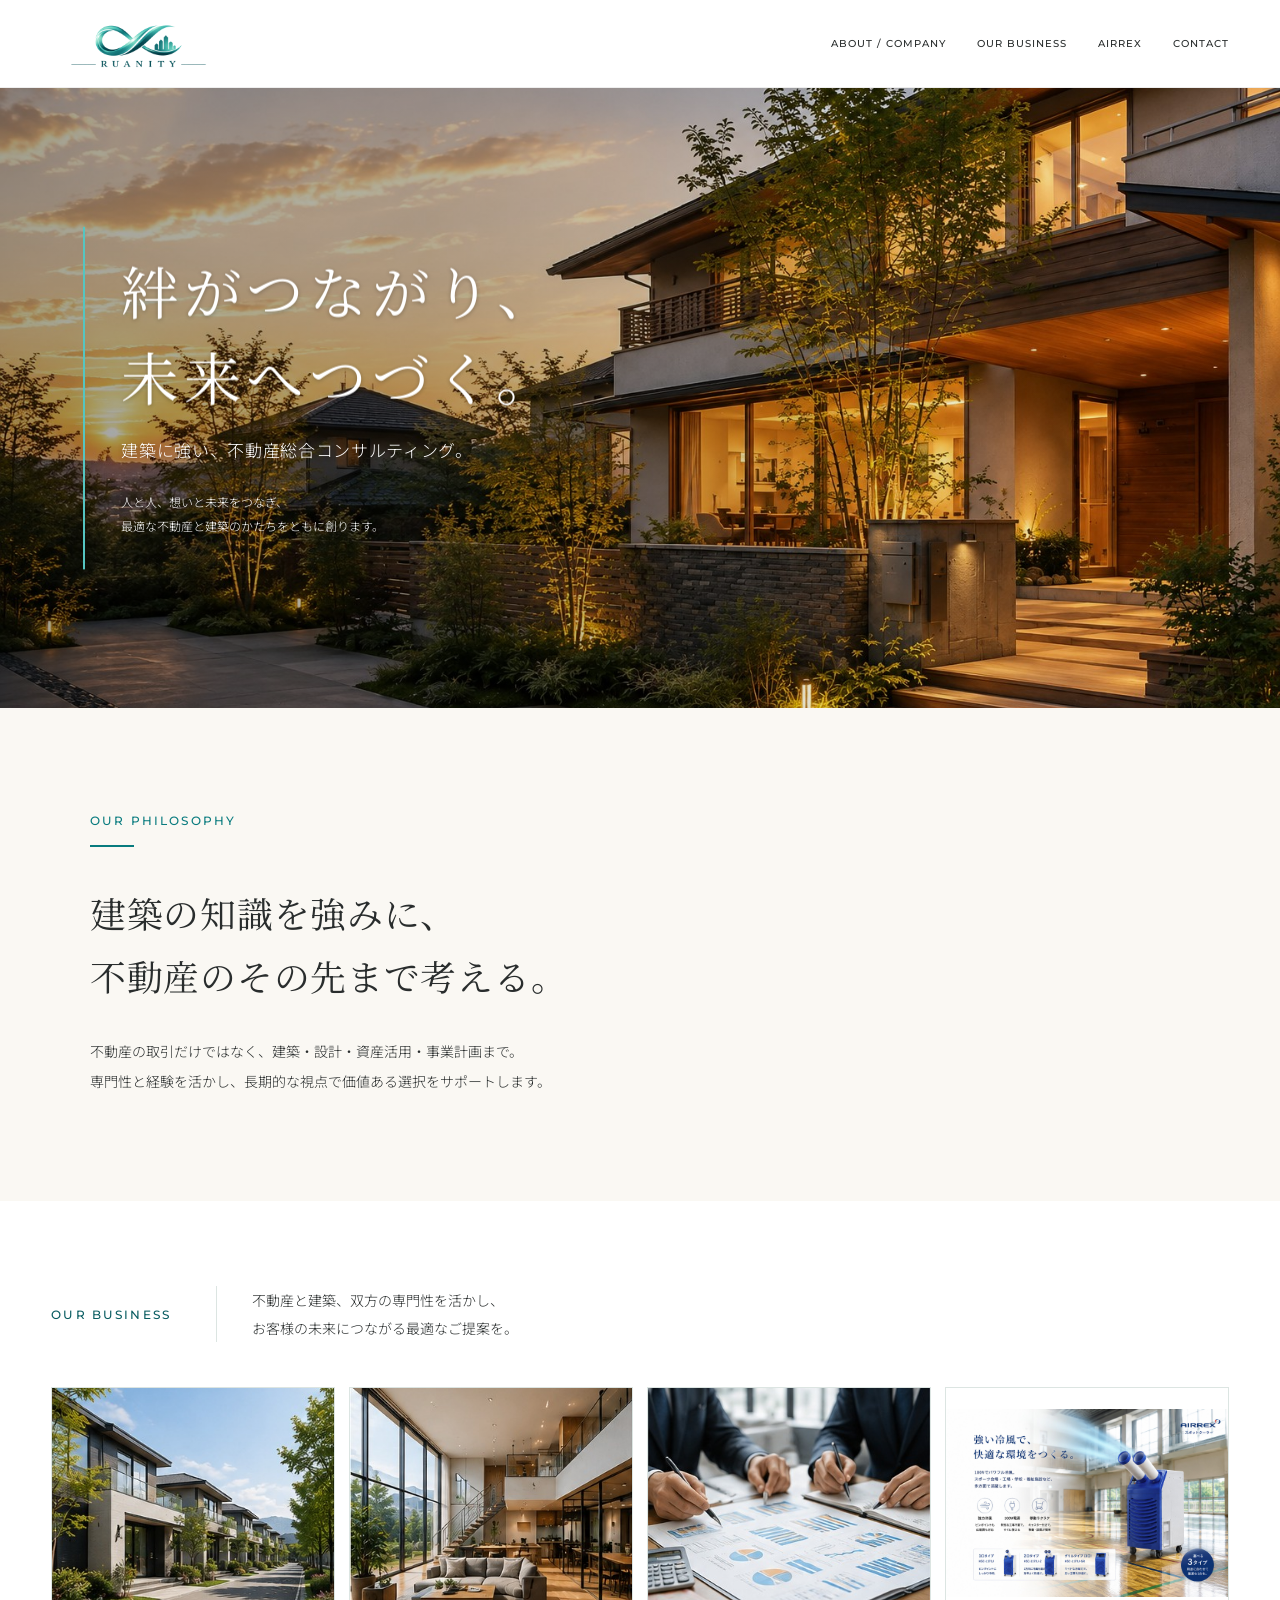
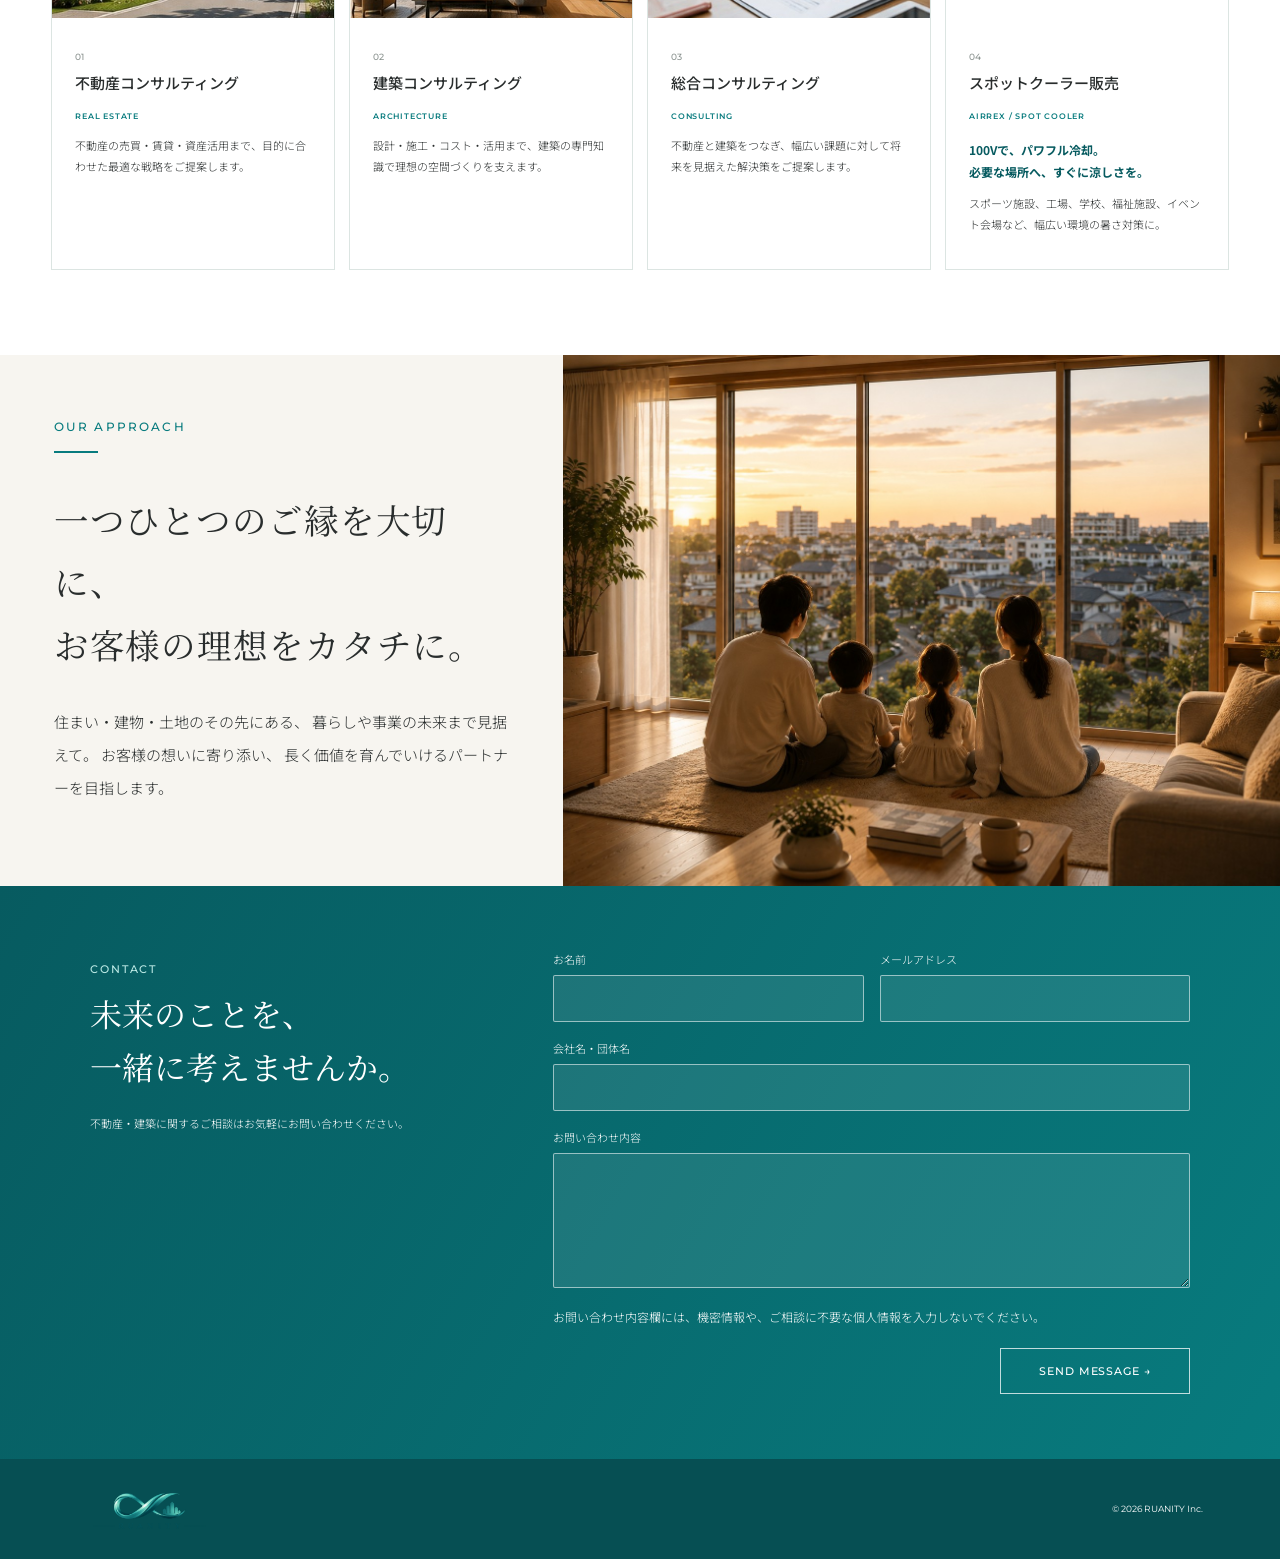
<file: index.html>
<!doctype html>
<html lang="ja">
<head>
<meta charset="utf-8">
<meta name="viewport" content="width=device-width,initial-scale=1">
<title>RUANITY株式会社｜建築に強い、不動産総合コンサルティング。</title>
<meta name="description" content="絆がつながり、未来へつづく。建築に強い、不動産総合コンサルティング。RUANITY株式会社。">
<link rel="preconnect" href="https://fonts.googleapis.com">
<link rel="preconnect" href="https://fonts.gstatic.com" crossorigin>
<link href="https://fonts.googleapis.com/css2?family=Montserrat:wght@400;500;600&family=Noto+Sans+JP:wght@300;400;500&family=Noto+Serif+JP:wght@400;500&display=swap" rel="stylesheet">
<link rel="stylesheet" href="styles.css">
</head>
<body>
<header>
<a class="brand" href="index.html#top">
  <img src="assets/ruanity-logo.png" alt="RUANITY株式会社">
</a>
  <button class="menu" aria-label="メニュー">MENU</button>
  <nav>
  <a href="company.html">ABOUT / COMPANY</a>
  <a href="index.html#business">OUR BUSINESS</a>
  <a href="airrex.html">AIRREX</a>
  <a href="#contact">CONTACT</a>
</nav>
</header>

<main id="top">
<section class="hero">
  <div class="hero-image"><img src="assets/hero-house.jpg" alt="モダンな住宅外観"></div>
  <div class="hero-overlay">
    <h1 class="soft-reveal">絆がつながり、<br>未来へつづく。</h1>
    <p class="hero-sub">建築に強い、不動産総合コンサルティング。</p>
    <p class="hero-copy">人と人、想いと未来をつなぎ、<br>最適な不動産と建築のかたちをともに創ります。</p>
  </div>
</section>

<section class="intro" id="about">
  <div class="intro-inner">
    <p class="label soft-reveal">OUR PHILOSOPHY</p>
    <h2>建築の知識を強みに、<br>不動産のその先まで考える。</h2>
    <p class="intro-description">
      不動産の取引だけではなく、建築・設計・資産活用・事業計画まで。<br class="desktop-only">
      専門性と経験を活かし、長期的な視点で価値ある選択をサポートします。
    </p>
  </div>
</section>

<section class="business" id="business">
  <div class="section-head">
  <h2 class="soft-reveal">OUR BUSINESS</h2>
  <p>
    不動産と建築、双方の専門性を活かし、<br>
    お客様の未来につながる最適なご提案を。
  </p>
</div>
  <div class="cards">
    <article><div class="photo"><img src="assets/real-estate.jpg" alt="住宅街のイメージ"></div><div class="card-text"><b>01</b><h3>不動産コンサルティング</h3><small>REAL ESTATE</small><p>不動産の売買・賃貸・資産活用まで、目的に合わせた最適な戦略をご提案します。</p></div></article>
    <article><div class="photo"><img src="assets/architecture-interior.jpg" alt="住宅建築のイメージ"></div><div class="card-text"><b>02</b><h3>建築コンサルティング</h3><small>ARCHITECTURE</small><p>設計・施工・コスト・活用まで、建築の専門知識で理想の空間づくりを支えます。</p></div></article>
    <article><div class="photo"><img src="assets/consulting.jpg" alt="コンサルティングのイメージ"></div><div class="card-text"><b>03</b><h3>総合コンサルティング</h3><small>CONSULTING</small><p>不動産と建築をつなぎ、幅広い課題に対して将来を見据えた解決策をご提案します。</p></div></article>
    <article class="airrex-card">
  <a href="airrex.html">
    <div class="photo">
      <img src="assets/spot-cooler.jpg" alt="体育館で使用するAIRREXスポットクーラー">
    </div>
    <div class="card-text">
      <b>04</b>
      <h3>スポットクーラー販売</h3>
      <small>AIRREX / SPOT COOLER</small>
      <p class="airrex-lead">
        <strong>100Vで、パワフル冷却。<br>必要な場所へ、すぐに涼しさを。</strong>
      </p>
      <p>スポーツ施設、工場、学校、福祉施設、イベント会場など、幅広い環境の暑さ対策に。</p>
    </div>
  </a>
</article>
</section>

<section class="approach" id="approach">
  <div class="approach-copy">
    <p class="label soft-reveal">OUR APPROACH</p>

    <h2>
      一つひとつのご縁を大切に、<br>
      お客様の理想をカタチに。
    </h2>

    <p>
      住まい・建物・土地のその先にある、
      暮らしや事業の未来まで見据えて。
      お客様の想いに寄り添い、
      長く価値を育んでいけるパートナーを目指します。
    </p>
  </div>

  <div class="approach-image">
    <img src="assets/approach-family.jpg" alt="住まいと家族のイメージ">
  </div>
</section>

<section class="contact" id="contact">
  <div class="contact-intro">
    <p class="label light soft-reveal">CONTACT</p>
    <h2>未来のことを、<br>一緒に考えませんか。</h2>
    <p>不動産・建築に関するご相談はお気軽にお問い合わせください。</p>
  </div>
  <form class="contact-form" action="https://formsubmit.co/k.ishikawa@ruanity.com" method="POST">
    <input type="hidden" name="_subject" value="RUANITY Webサイトからのお問い合わせ">
    <input type="hidden" name="_next" value="https://ruanity.com/thank-you.html">
    <input type="hidden" name="_captcha" value="false">
    <input type="text" name="_honey" style="display:none">
    <label class="field"><span>お名前</span><input type="text" name="お名前" required autocomplete="name"></label>
    <label class="field"><span>メールアドレス</span><input type="email" name="メールアドレス" required autocomplete="email"></label>
    <label class="field full"><span>会社名・団体名</span><input type="text" name="会社名・団体名" autocomplete="organization"></label>
    <label class="field full"><span>お問い合わせ内容</span><textarea name="お問い合わせ内容" required aria-describedby="contact-privacy-note"></textarea></label>
    <p class="full" id="contact-privacy-note" style="margin:0;font-size:12px;line-height:1.8;">お問い合わせ内容欄には、機密情報や、ご相談に不要な個人情報を入力しないでください。</p>
    <button type="submit">SEND MESSAGE →</button>
  </form>
</section>
</main>

<footer>
  <div class="footbrand">
    <a href="index.html#top">
      <img src="assets/ruanity-logo.png" alt="RUANITY株式会社">
    </a>
  </div>
  <p>© 2026 RUANITY Inc.</p>
</footer>
<script>
const btn=document.querySelector('.menu');
btn.addEventListener('click',()=>document.body.classList.toggle('open'));
document.querySelectorAll('nav a').forEach(a=>a.addEventListener('click',()=>document.body.classList.remove('open')));
</script>
<script>
(function(){
  const targets = document.querySelectorAll('.soft-reveal');
  if (!('IntersectionObserver' in window) || window.matchMedia('(prefers-reduced-motion: reduce)').matches) return;
  const observer = new IntersectionObserver((entries) => {
    entries.forEach((entry) => {
      if (entry.isIntersecting) {
        entry.target.classList.add('soft-reveal-visible');
        observer.unobserve(entry.target);
      }
    });
  }, { threshold: 0.12 });
  targets.forEach((target) => {
    target.classList.add('soft-reveal-ready');
    observer.observe(target);
  });
})();
</script>
</body>
</html>
</file>
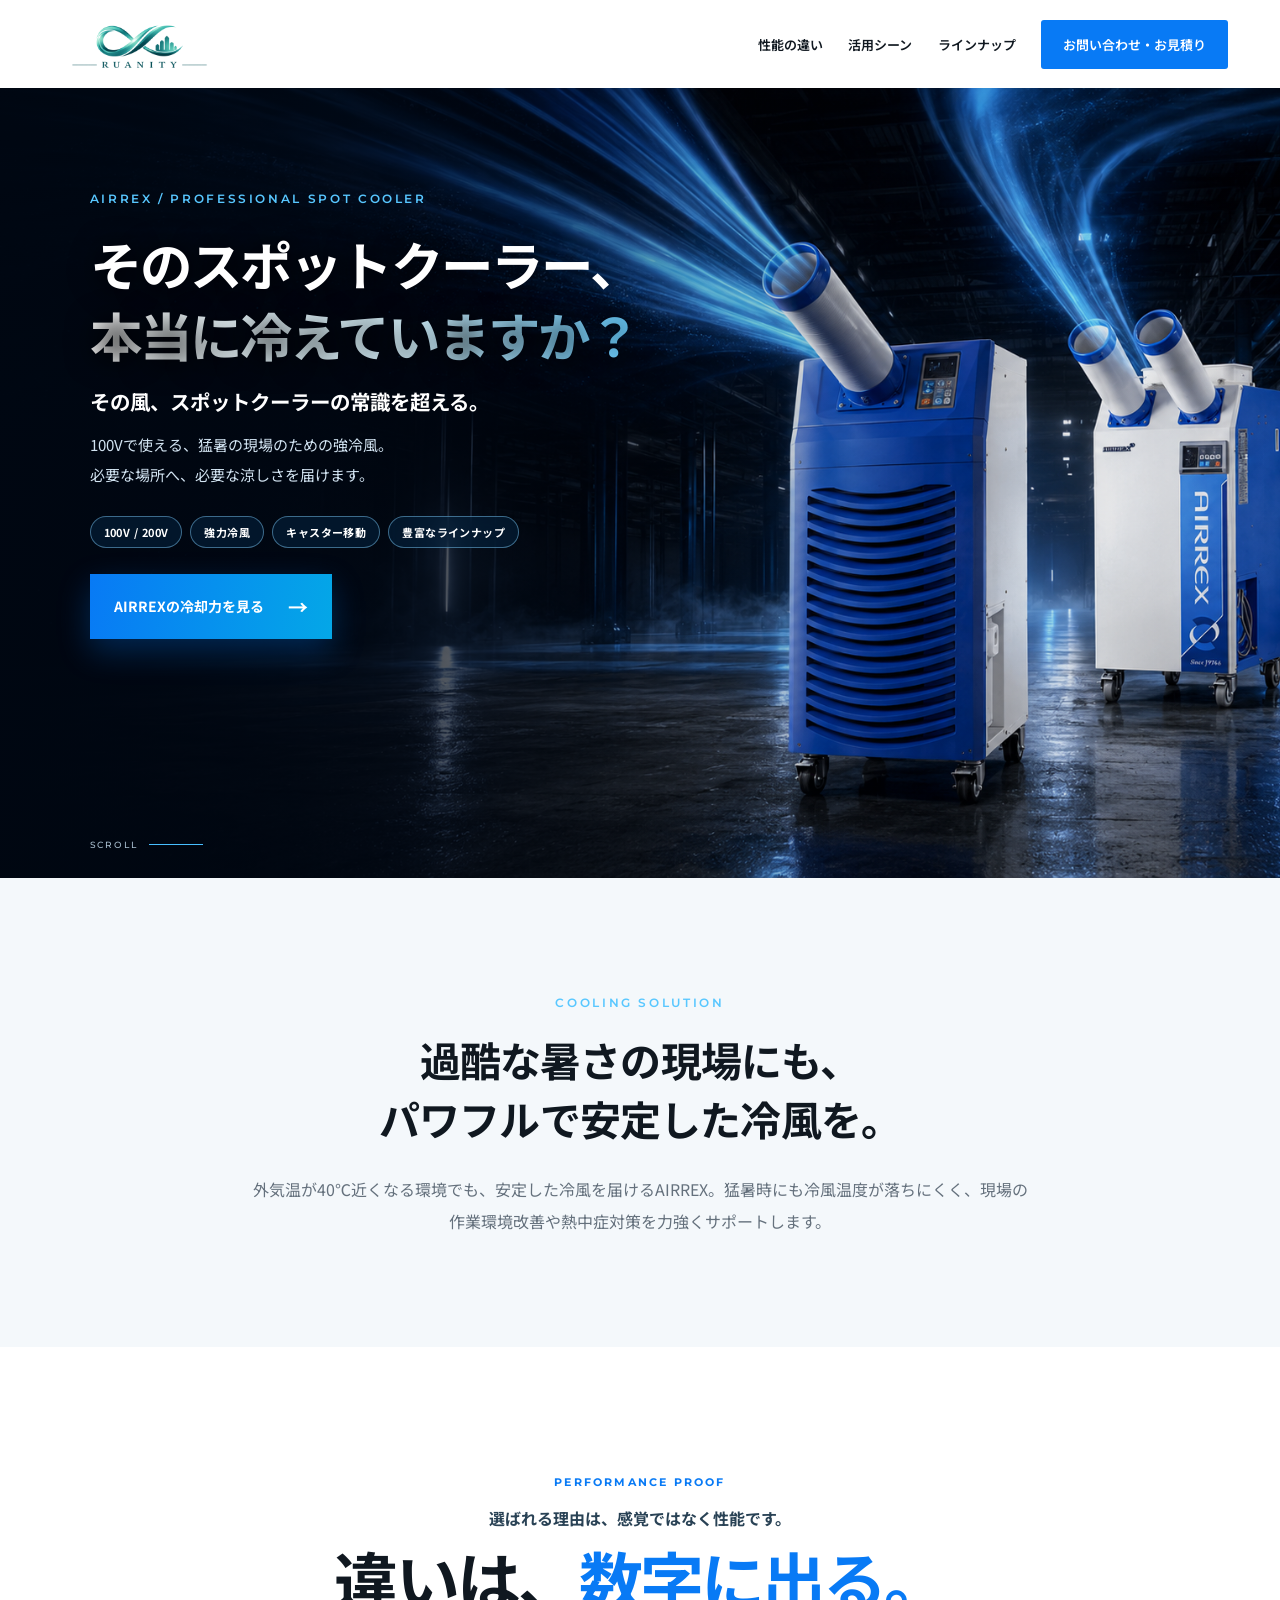
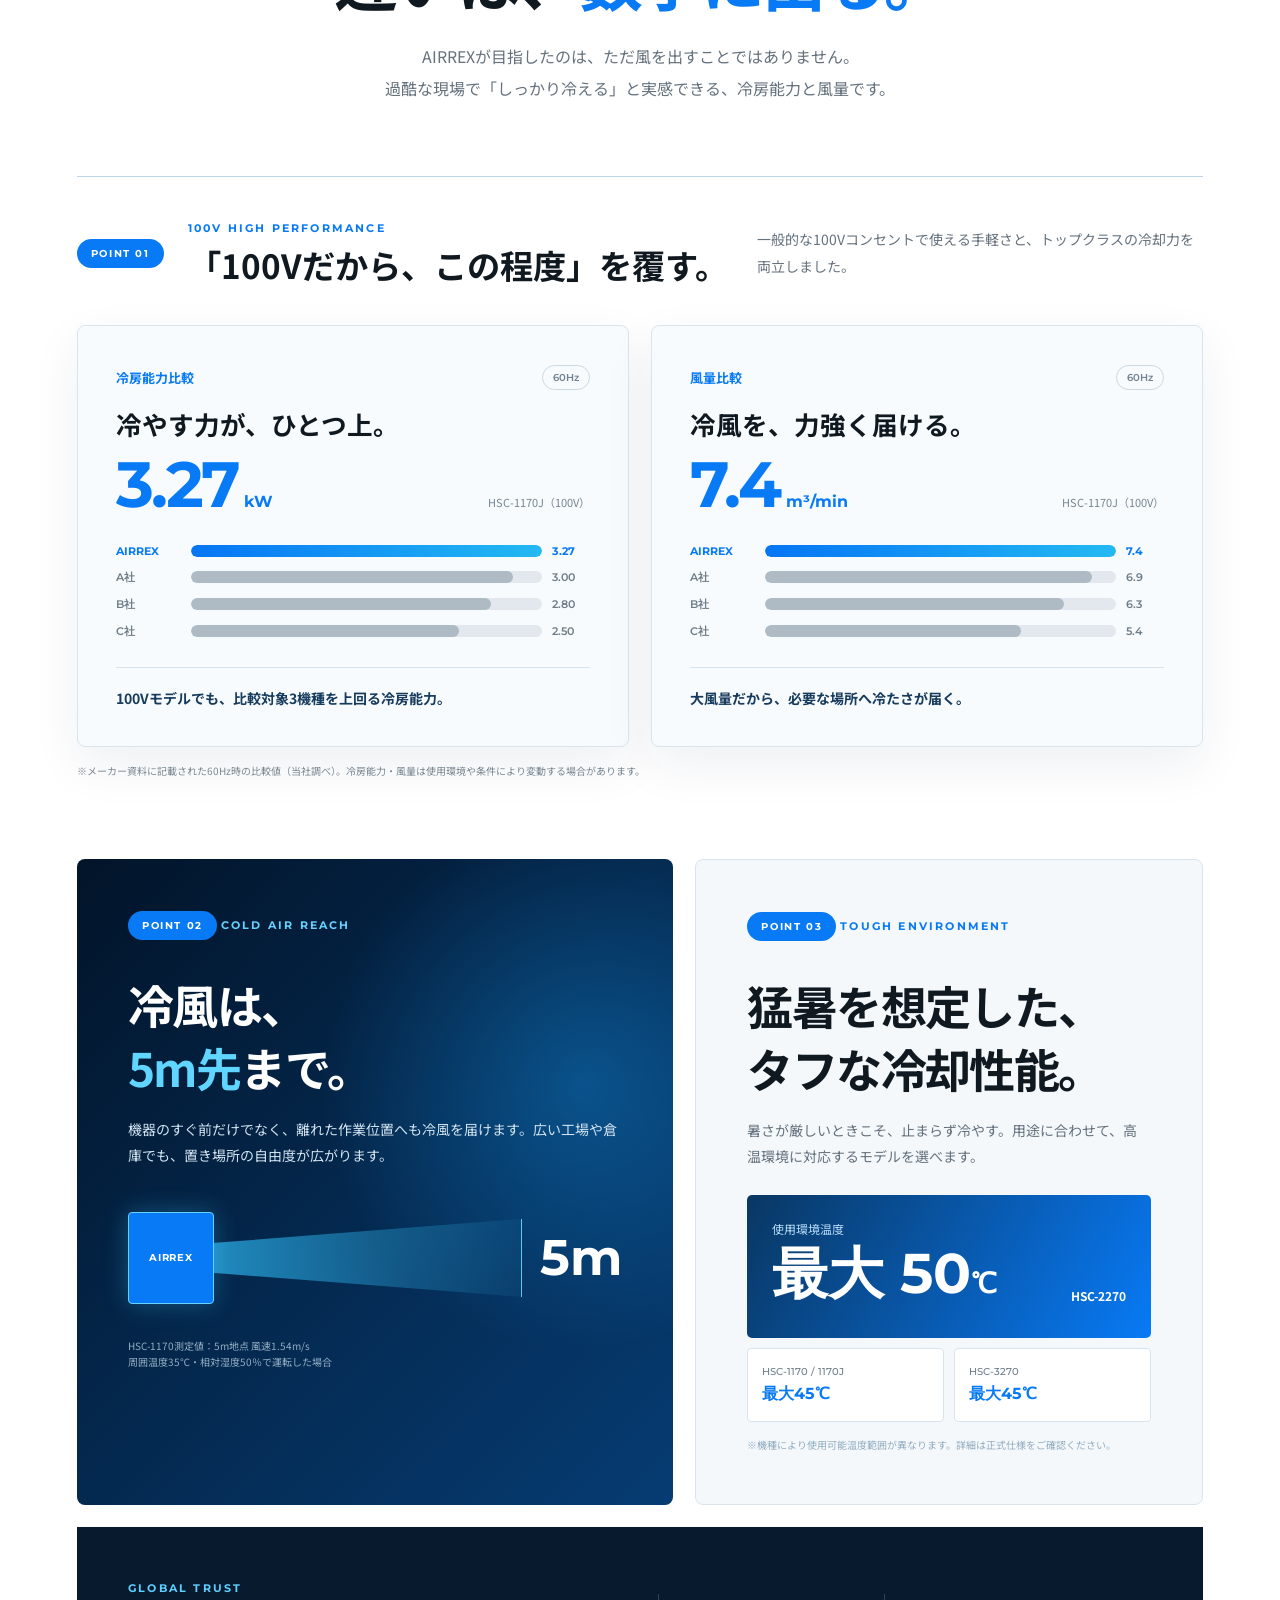
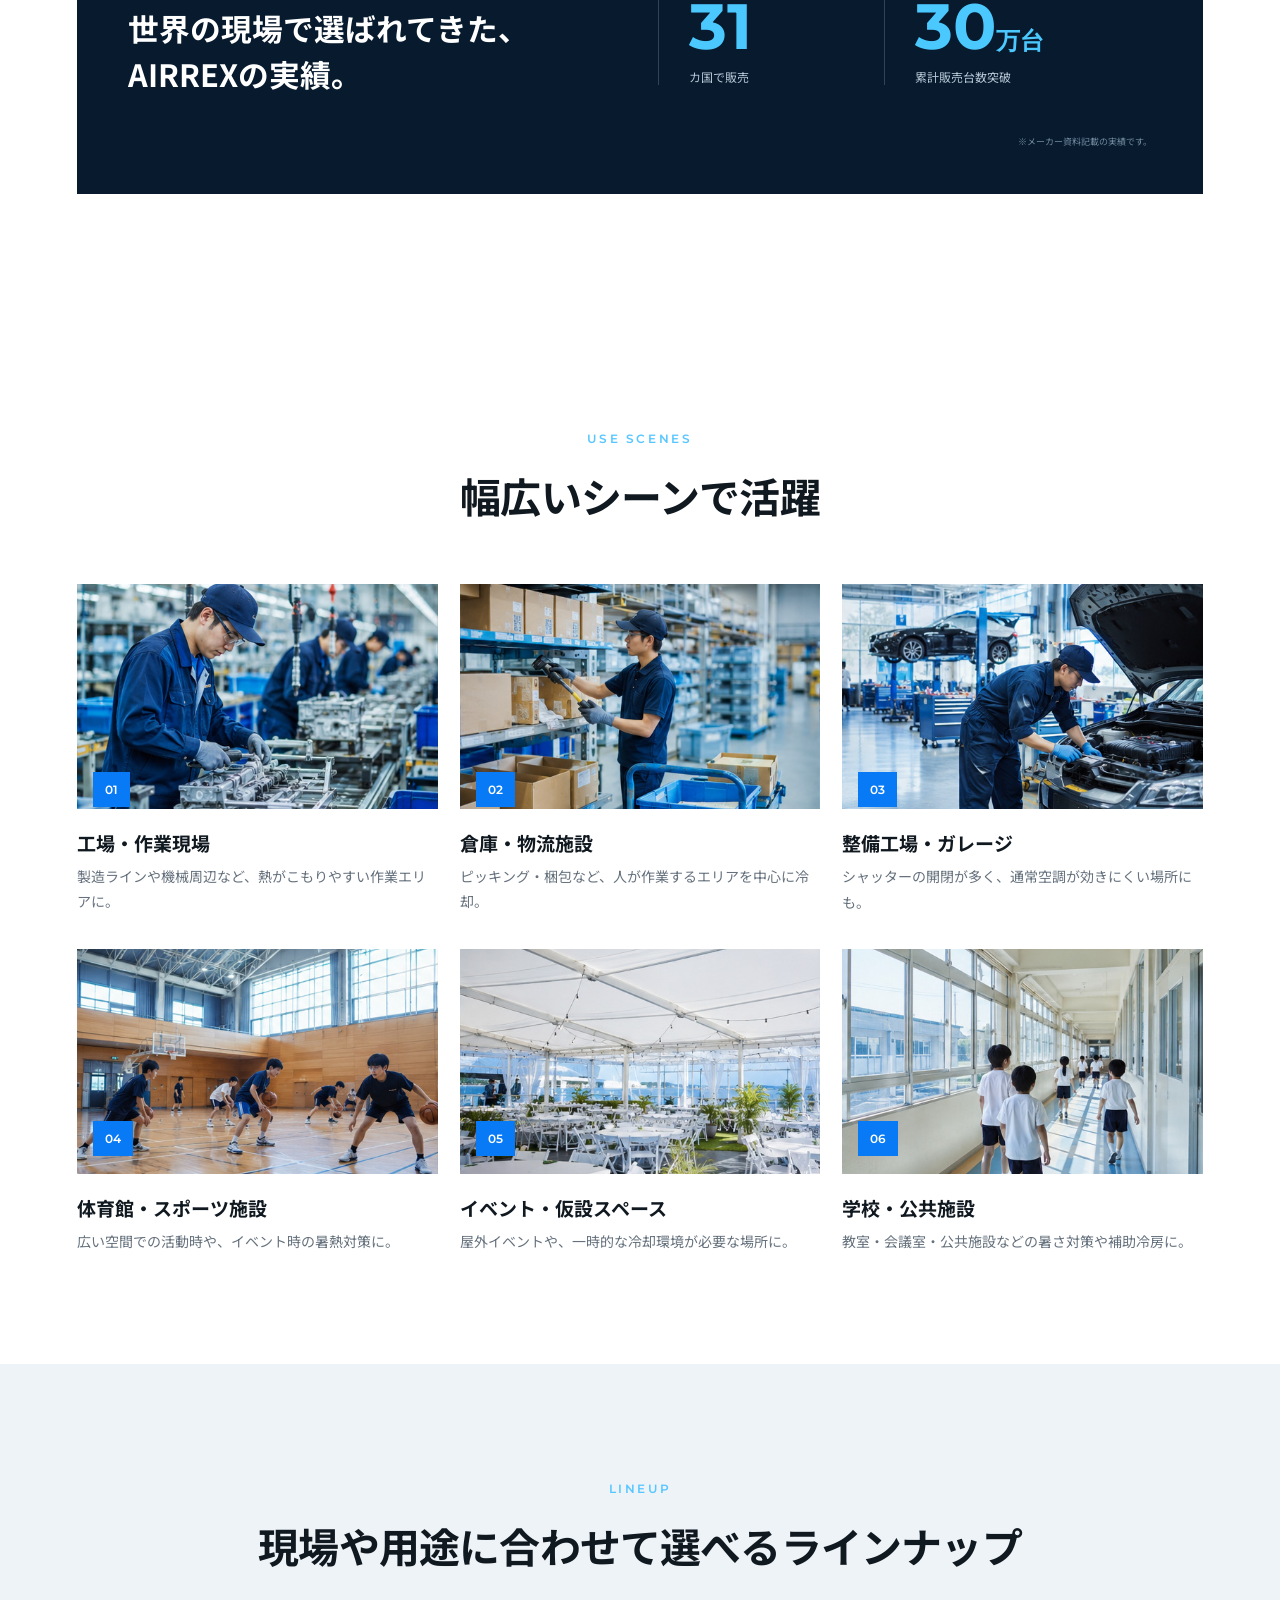
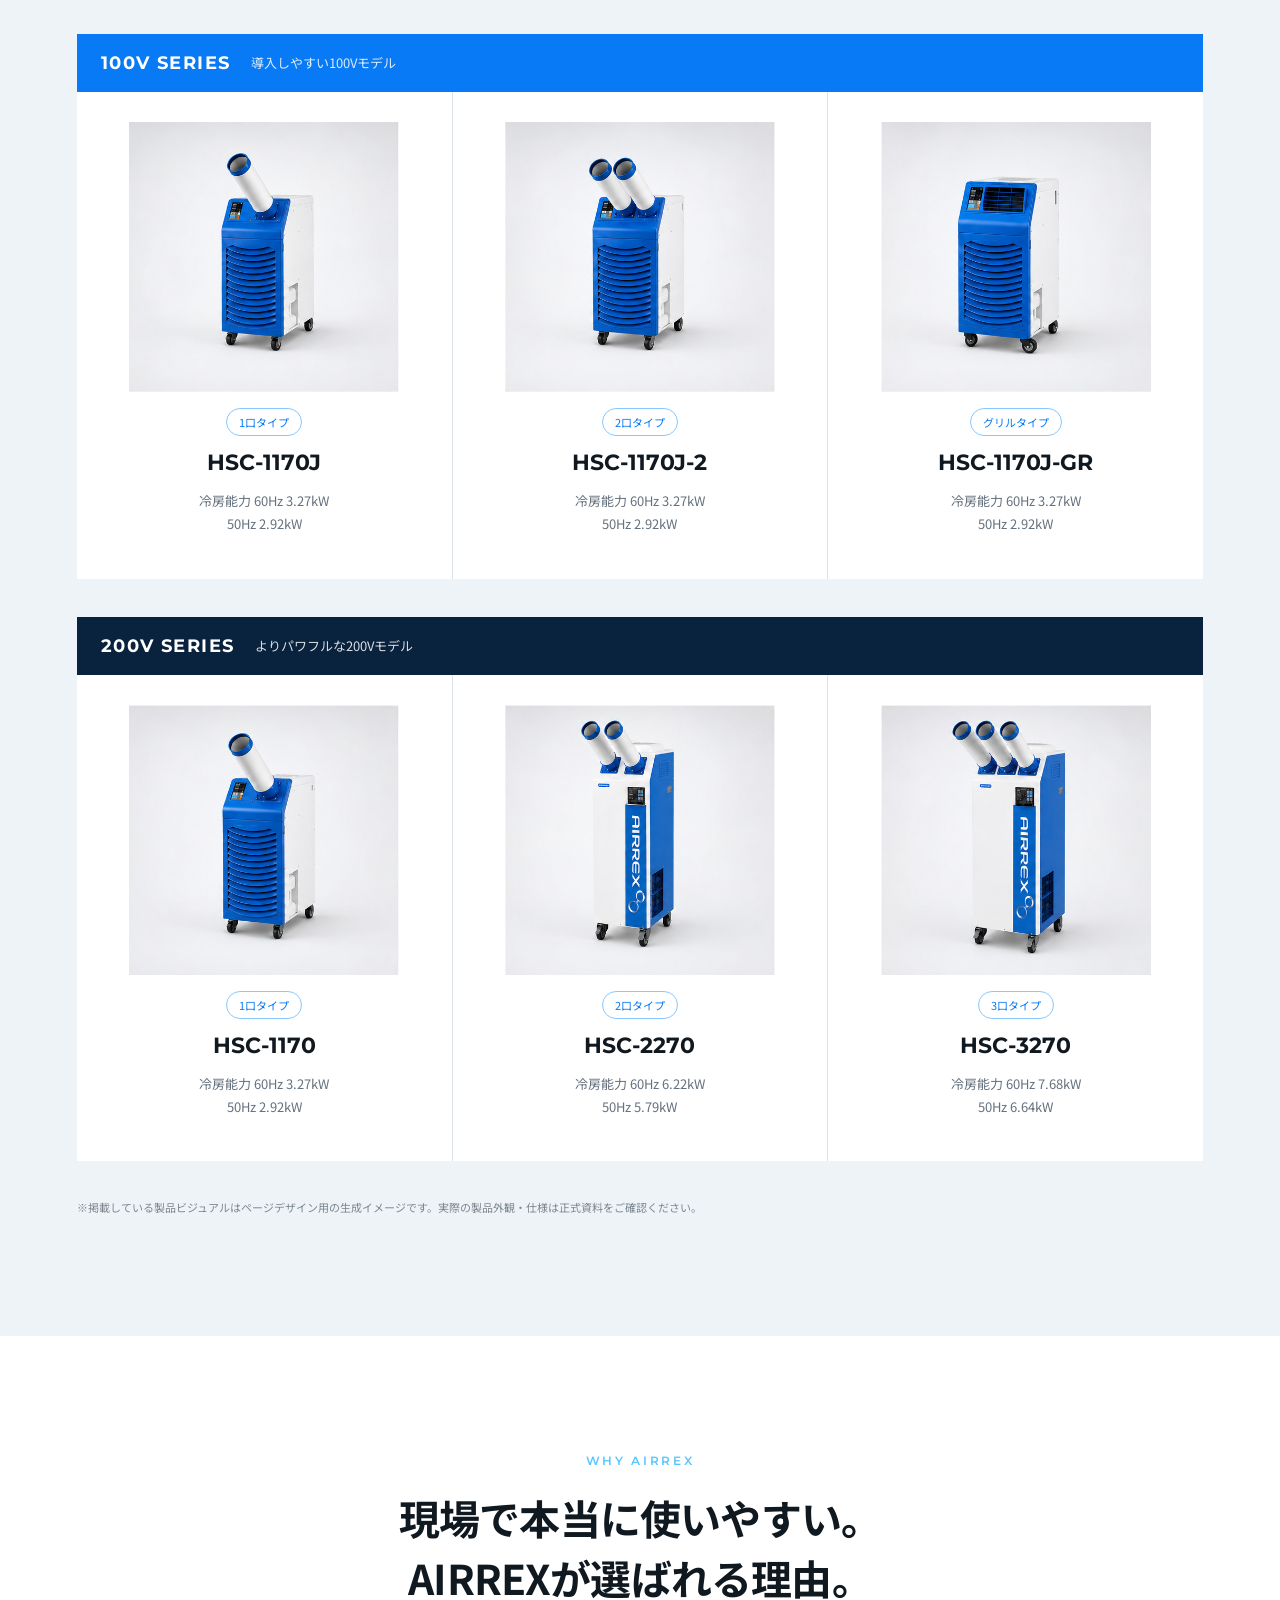
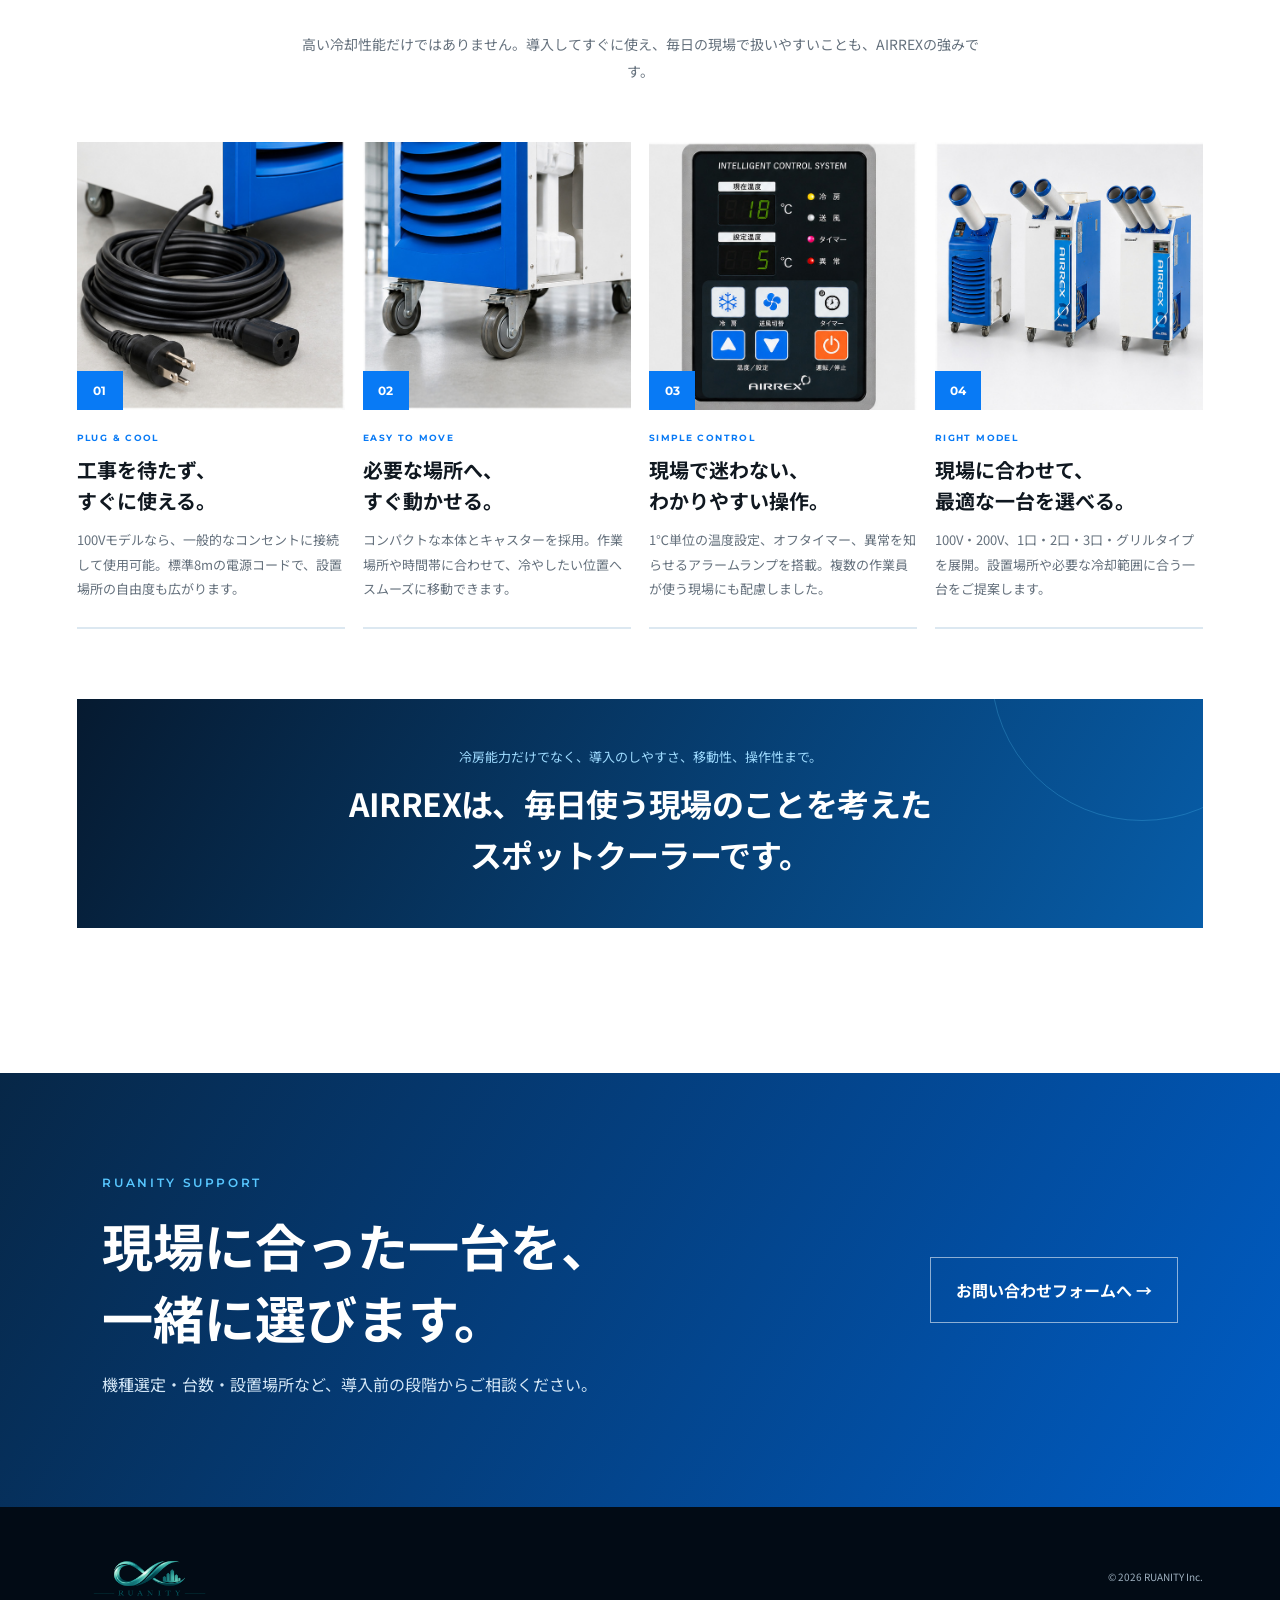
<file: airrex.html>
<!doctype html>
<html lang="ja">
<head>
  <meta charset="utf-8">
  <meta name="viewport" content="width=device-width,initial-scale=1">
  <title>AIRREX スポットクーラー｜RUANITY株式会社</title>
  <meta name="description" content="AIRREXスポットクーラー。工場・倉庫・整備工場・体育館・学校・公共施設・イベントなどの暑熱対策に。">
  <link rel="preconnect" href="https://fonts.googleapis.com">
  <link rel="preconnect" href="https://fonts.gstatic.com" crossorigin>
  <link href="https://fonts.googleapis.com/css2?family=Montserrat:wght@400;500;600;700&family=Noto+Sans+JP:wght@400;500;600;700&display=swap" rel="stylesheet">
 <link rel="stylesheet" href="./airrex.css?v=14">
</head>
<body class="airrex">
  <header class="ar-head">
<a class="brand" href="./index.html#top">
  <img src="./assets/ruanity-logo.png" alt="RUANITY株式会社">
</a>
    <button class="ar-menu" type="button" aria-label="メニューを開く" aria-controls="airrex-nav" aria-expanded="false">MENU</button>
    <nav id="airrex-nav" aria-label="AIRREXページメニュー">
      <a href="#performance">性能の違い</a>
      <a href="#scenes">活用シーン</a>
      <a href="#lineup">ラインナップ</a>
      <a class="navcta" href="./index.html#contact">お問い合わせ・お見積り</a>
    </nav>
  </header>

  <main>
    <section class="hero">
      <div class="hero-bg">
        <img src="./assets/airrex/hero-airrex-cool.png" alt="青い強冷風を送り出すAIRREXスポットクーラー">
      </div>
      <div class="hero-shade" aria-hidden="true"></div>
      <div class="hero-copy">
        <p class="eyebrow">AIRREX / PROFESSIONAL SPOT COOLER</p>
        <h1>そのスポットクーラー、<br><span>本当に冷えていますか？</span></h1>
        <p class="hero-message">その風、スポットクーラーの常識を超える。</p>
        <p class="lead">100Vで使える、猛暑の現場のための強冷風。<br>必要な場所へ、必要な涼しさを届けます。</p>
        <div class="chips" aria-label="製品の主な特徴">
          <b>100V / 200V</b><b>強力冷風</b><b>キャスター移動</b><b>豊富なラインナップ</b>
        </div>
        <a class="btn" href="#performance">AIRREXの冷却力を見る <span>→</span></a>
      </div>
      <a class="scroll" href="#intro" aria-label="次のセクションへ">SCROLL <span></span></a>
    </section>

    <section class="intro" id="intro">
      <small>COOLING SOLUTION</small>
      <h2>過酷な暑さの現場にも、<br>パワフルで安定した冷風を。</h2>
      <p>外気温が40℃近くなる環境でも、安定した冷風を届けるAIRREX。猛暑時にも冷風温度が落ちにくく、現場の作業環境改善や熱中症対策を力強くサポートします。</p>
    </section>

    <section class="performance" id="performance">
      <div class="performance-head">
        <small>PERFORMANCE PROOF</small>
        <p class="section-kicker">選ばれる理由は、感覚ではなく性能です。</p>
        <h2>違いは、<span>数字に出る。</span></h2>
        <p>AIRREXが目指したのは、ただ風を出すことではありません。<br>過酷な現場で「しっかり冷える」と実感できる、冷房能力と風量です。</p>
      </div>

      <div class="comparison-intro">
        <span class="point-label">POINT 01</span>
        <div><small>100V HIGH PERFORMANCE</small><h3>「100Vだから、この程度」を覆す。</h3></div>
        <p>一般的な100Vコンセントで使える手軽さと、トップクラスの冷却力を両立しました。</p>
      </div>

      <div class="comparison-grid">
        <article class="compare-card">
          <div class="compare-title"><span>冷房能力比較</span><small>60Hz</small></div>
          <h3>冷やす力が、ひとつ上。</h3>
          <p class="metric-copy"><strong>3.27</strong><em>kW</em><span>HSC-1170J（100V）</span></p>
          <div class="bar-chart" aria-label="冷房能力の比較。AIRREX 3.27kW、A社3.00kW、B社2.80kW、C社2.50kW">
            <div class="bar-row main"><b>AIRREX</b><div><i style="--w:100%"></i></div><strong>3.27</strong></div>
            <div class="bar-row"><b>A社</b><div><i style="--w:91.7%"></i></div><strong>3.00</strong></div>
            <div class="bar-row"><b>B社</b><div><i style="--w:85.6%"></i></div><strong>2.80</strong></div>
            <div class="bar-row"><b>C社</b><div><i style="--w:76.5%"></i></div><strong>2.50</strong></div>
          </div>
          <p class="card-result">100Vモデルでも、比較対象3機種を上回る冷房能力。</p>
        </article>

        <article class="compare-card">
          <div class="compare-title"><span>風量比較</span><small>60Hz</small></div>
          <h3>冷風を、力強く届ける。</h3>
          <p class="metric-copy"><strong>7.4</strong><em>m³/min</em><span>HSC-1170J（100V）</span></p>
          <div class="bar-chart" aria-label="風量の比較。AIRREX 7.4立方メートル毎分、A社6.9、B社6.3、C社5.4">
            <div class="bar-row main"><b>AIRREX</b><div><i style="--w:100%"></i></div><strong>7.4</strong></div>
            <div class="bar-row"><b>A社</b><div><i style="--w:93.2%"></i></div><strong>6.9</strong></div>
            <div class="bar-row"><b>B社</b><div><i style="--w:85.1%"></i></div><strong>6.3</strong></div>
            <div class="bar-row"><b>C社</b><div><i style="--w:73%"></i></div><strong>5.4</strong></div>
          </div>
          <p class="card-result">大風量だから、必要な場所へ冷たさが届く。</p>
        </article>
      </div>
      <p class="comparison-note">※メーカー資料に記載された60Hz時の比較値（当社調べ）。冷房能力・風量は使用環境や条件により変動する場合があります。</p>

      <div class="field-proof">
        <article class="reach-card">
          <span class="point-label">POINT 02</span>
          <small>COLD AIR REACH</small>
          <h3>冷風は、<br><span>5m先</span>まで。</h3>
          <p>機器のすぐ前だけでなく、離れた作業位置へも冷風を届けます。広い工場や倉庫でも、置き場所の自由度が広がります。</p>
          <div class="reach-visual" aria-hidden="true">
            <div class="cooler-mark">AIRREX</div><div class="air-beam"></div><strong>5m</strong>
          </div>
          <p class="proof-note">HSC-1170測定値：5m地点 風速1.54m/s<br>周囲温度35℃・相対湿度50％で運転した場合</p>
        </article>

        <article class="heat-card">
          <span class="point-label">POINT 03</span>
          <small>TOUGH ENVIRONMENT</small>
          <h3>猛暑を想定した、<br>タフな冷却性能。</h3>
          <p>暑さが厳しいときこそ、止まらず冷やす。用途に合わせて、高温環境に対応するモデルを選べます。</p>
          <div class="temperature-max"><span>使用環境温度</span><strong>最大 50<em>℃</em></strong><b>HSC-2270</b></div>
          <div class="temperature-models"><span>HSC-1170 / 1170J<br><b>最大45℃</b></span><span>HSC-3270<br><b>最大45℃</b></span></div>
          <p class="proof-note">※機種により使用可能温度範囲が異なります。詳細は正式仕様をご確認ください。</p>
        </article>
      </div>

      <div class="trust-band">
        <div class="trust-copy"><small>GLOBAL TRUST</small><h3>世界の現場で選ばれてきた、<br>AIRREXの実績。</h3></div>
        <div class="trust-stat"><strong>31</strong><span>カ国で販売</span></div>
        <div class="trust-stat"><strong>30<em>万台</em></strong><span>累計販売台数突破</span></div>
        <p>※メーカー資料記載の実績です。</p>
      </div>
    </section>

    <section class="wrap" id="scenes">
      <div class="title"><small>USE SCENES</small><h2>幅広いシーンで活躍</h2></div>
      <div class="scenes">
        <article><img src="./assets/airrex/scene-factory.jpg" alt="工場・作業現場"><b>01</b><h3>工場・作業現場</h3><p>製造ラインや機械周辺など、熱がこもりやすい作業エリアに。</p></article>
        <article><img src="./assets/airrex/scene-warehouse.jpg" alt="倉庫・物流施設"><b>02</b><h3>倉庫・物流施設</h3><p>ピッキング・梱包など、人が作業するエリアを中心に冷却。</p></article>
        <article><img src="./assets/airrex/scene-garage.jpg" alt="整備工場・ガレージ"><b>03</b><h3>整備工場・ガレージ</h3><p>シャッターの開閉が多く、通常空調が効きにくい場所にも。</p></article>
        <article><img src="./assets/airrex/scene-gym.jpg" alt="体育館・スポーツ施設"><b>04</b><h3>体育館・スポーツ施設</h3><p>広い空間での活動時や、イベント時の暑熱対策に。</p></article>
        <article><img src="./assets/airrex/scene-event.jpg" alt="イベント・仮設スペース"><b>05</b><h3>イベント・仮設スペース</h3><p>屋外イベントや、一時的な冷却環境が必要な場所に。</p></article>
        <article><img src="./assets/airrex/scene-school.jpg" alt="学校・公共施設"><b>06</b><h3>学校・公共施設</h3><p>教室・会議室・公共施設などの暑さ対策や補助冷房に。</p></article>
      </div>
    </section>

    <section class="lineup" id="lineup">
      <div class="title"><small>LINEUP</small><h2>現場や用途に合わせて選べるラインナップ</h2></div>
      <div class="series">
        <div class="serieshead"><b>100V SERIES</b><span>導入しやすい100Vモデル</span></div>
        <div class="products">
          <article><img src="./assets/airrex/hsc-1170j.jpg" alt="HSC-1170J"><em>1口タイプ</em><h3>HSC-1170J</h3><p>冷房能力 60Hz 3.27kW<br>50Hz 2.92kW</p></article>
          <article><img src="./assets/airrex/hsc-1170j-2.jpg" alt="HSC-1170J-2"><em>2口タイプ</em><h3>HSC-1170J-2</h3><p>冷房能力 60Hz 3.27kW<br>50Hz 2.92kW</p></article>
          <article><img src="./assets/airrex/hsc-1170j-gr.jpg" alt="HSC-1170J-GR"><em>グリルタイプ</em><h3>HSC-1170J-GR</h3><p>冷房能力 60Hz 3.27kW<br>50Hz 2.92kW</p></article>
        </div>
      </div>
      <div class="series">
        <div class="serieshead dark"><b>200V SERIES</b><span>よりパワフルな200Vモデル</span></div>
        <div class="products">
          <article><img src="./assets/airrex/hsc-1170.jpg" alt="HSC-1170"><em>1口タイプ</em><h3>HSC-1170</h3><p>冷房能力 60Hz 3.27kW<br>50Hz 2.92kW</p></article>
          <article><img src="./assets/airrex/hsc-2270.jpg" alt="HSC-2270"><em>2口タイプ</em><h3>HSC-2270</h3><p>冷房能力 60Hz 6.22kW<br>50Hz 5.79kW</p></article>
          <article><img src="./assets/airrex/hsc-3270.jpg" alt="HSC-3270"><em>3口タイプ</em><h3>HSC-3270</h3><p>冷房能力 60Hz 7.68kW<br>50Hz 6.64kW</p></article>
        </div>
      </div>
      <p class="note">※掲載している製品ビジュアルはページデザイン用の生成イメージです。実際の製品外観・仕様は正式資料をご確認ください。</p>
    </section>

    <section class="wrap" id="features">
      <div class="title feature-title"><small>WHY AIRREX</small><h2>現場で本当に使いやすい。<br>AIRREXが選ばれる理由。</h2><p>高い冷却性能だけではありません。導入してすぐに使え、毎日の現場で扱いやすいことも、AIRREXの強みです。</p></div>
      <div class="features">
        <article><div class="feature-image"><img src="./assets/airrex/feature-plug-v2.jpg" alt="AIRREXの100V電源プラグと8m電源コード"><b>01</b></div><small>PLUG &amp; COOL</small><h3>工事を待たず、<br>すぐに使える。</h3><p>100Vモデルなら、一般的なコンセントに接続して使用可能。標準8mの電源コードで、設置場所の自由度も広がります。</p></article>
        <article><div class="feature-image"><img src="./assets/airrex/feature-caster-v2.jpg" alt="AIRREXのキャスター"><b>02</b></div><small>EASY TO MOVE</small><h3>必要な場所へ、<br>すぐ動かせる。</h3><p>コンパクトな本体とキャスターを採用。作業場所や時間帯に合わせて、冷やしたい位置へスムーズに移動できます。</p></article>
        <article><div class="feature-image"><img src="./assets/airrex/feature-panel-v2.jpg" alt="AIRREXの操作パネル"><b>03</b></div><small>SIMPLE CONTROL</small><h3>現場で迷わない、<br>わかりやすい操作。</h3><p>1℃単位の温度設定、オフタイマー、異常を知らせるアラームランプを搭載。複数の作業員が使う現場にも配慮しました。</p></article>
        <article><div class="feature-image"><img src="./assets/airrex/feature-lineup-v2.jpg" alt="AIRREXの1口・2口・3口モデル"><b>04</b></div><small>RIGHT MODEL</small><h3>現場に合わせて、<br>最適な一台を選べる。</h3><p>100V・200V、1口・2口・3口・グリルタイプを展開。設置場所や必要な冷却範囲に合う一台をご提案します。</p></article>
      </div>
      <div class="feature-close"><p>冷房能力だけでなく、導入のしやすさ、移動性、操作性まで。</p><strong>AIRREXは、毎日使う現場のことを考えた<br>スポットクーラーです。</strong></div>
    </section>

    <section class="cta">
      <div><small>RUANITY SUPPORT</small><h2>現場に合った一台を、<br>一緒に選びます。</h2><p>機種選定・台数・設置場所など、導入前の段階からご相談ください。</p></div>
      <a href="./index.html#contact">お問い合わせフォームへ →</a>
    </section>
  </main>

  
<footer>
  <a href="./index.html#top">
    <img src="./assets/ruanity-logo.png" alt="RUANITY株式会社"
         style="width:145px;height:75px;object-fit:contain;">
  </a>
  <small>© 2026 RUANITY Inc.</small>
</footer>
<script>
const arMenu=document.querySelector(".ar-menu");
const arNav=document.querySelector("#airrex-nav");
arMenu.addEventListener("click",()=>{const open=arNav.classList.toggle("is-open");arMenu.setAttribute("aria-expanded",String(open));arMenu.setAttribute("aria-label",open?"メニューを閉じる":"メニューを開く");});
arNav.querySelectorAll("a").forEach(link=>link.addEventListener("click",()=>{arNav.classList.remove("is-open");arMenu.setAttribute("aria-expanded","false");arMenu.setAttribute("aria-label","メニューを開く");}));
</script>
</body>
</html>
</file>
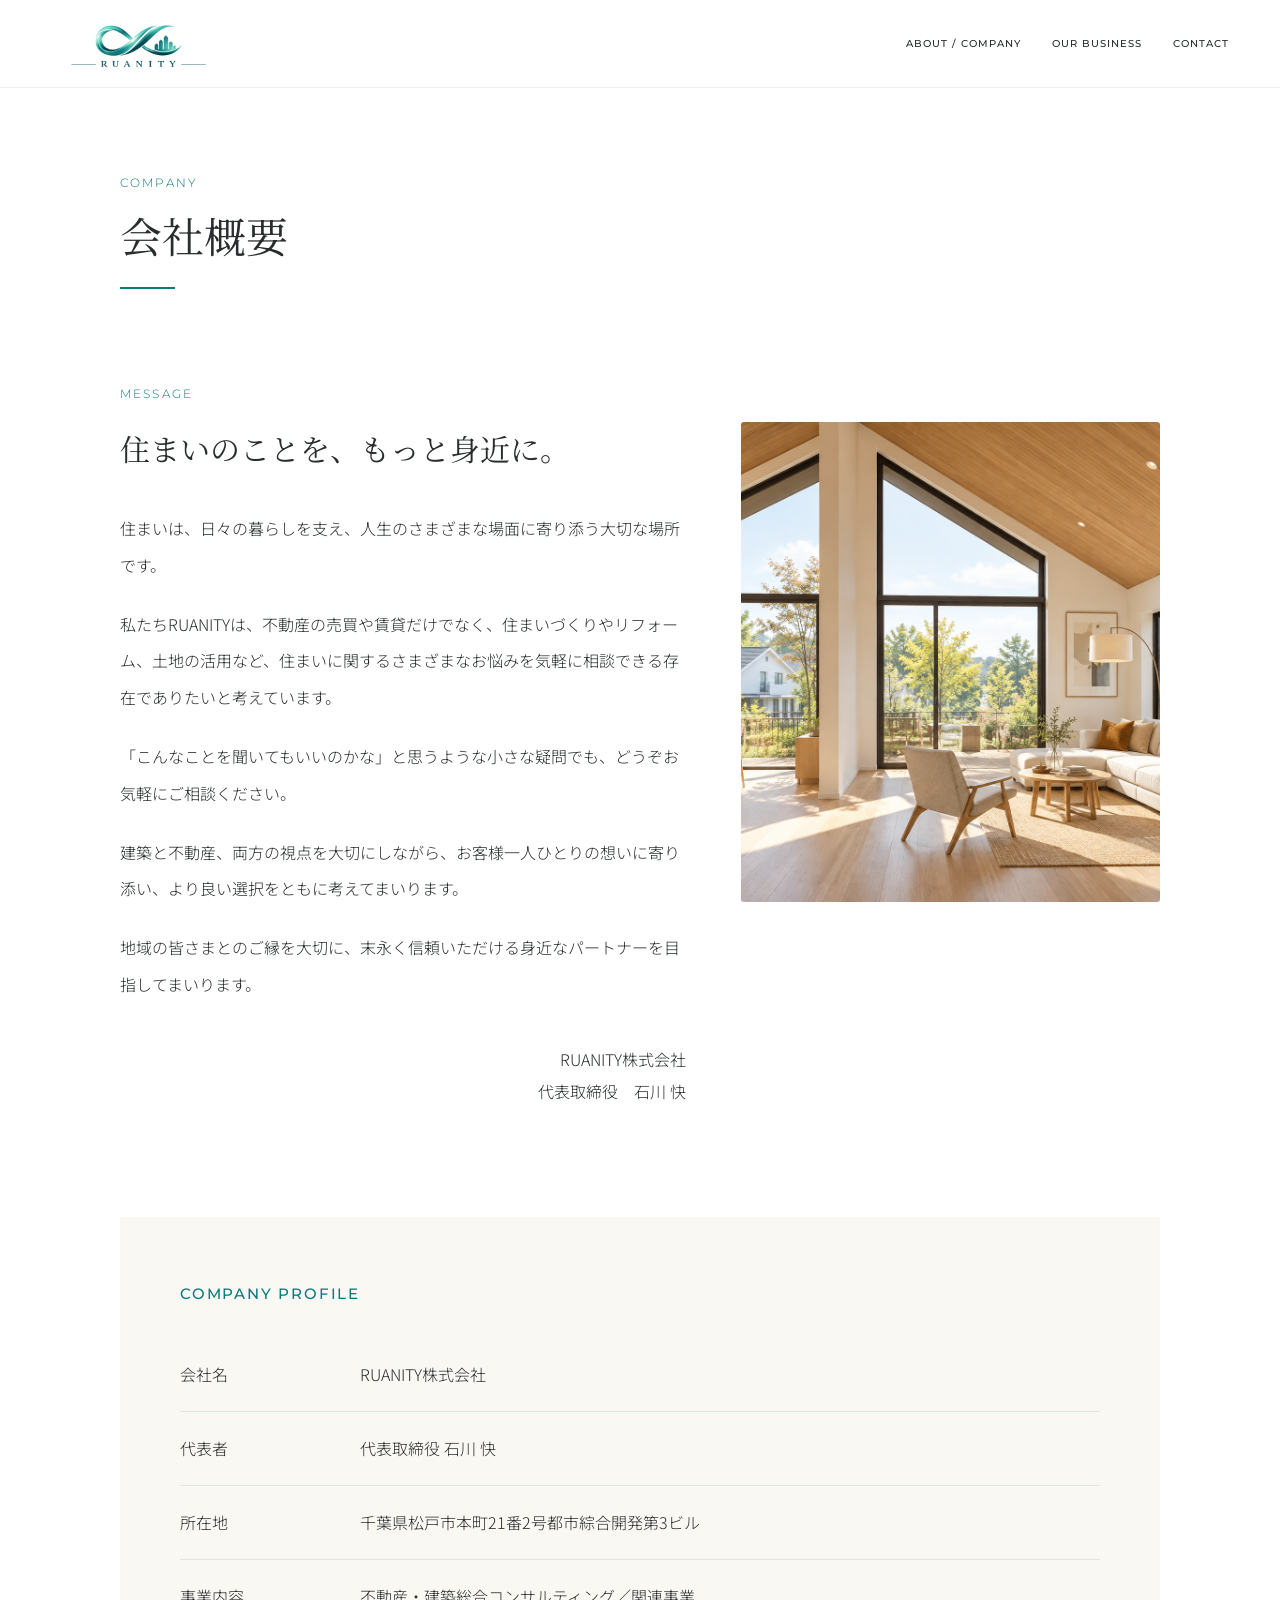
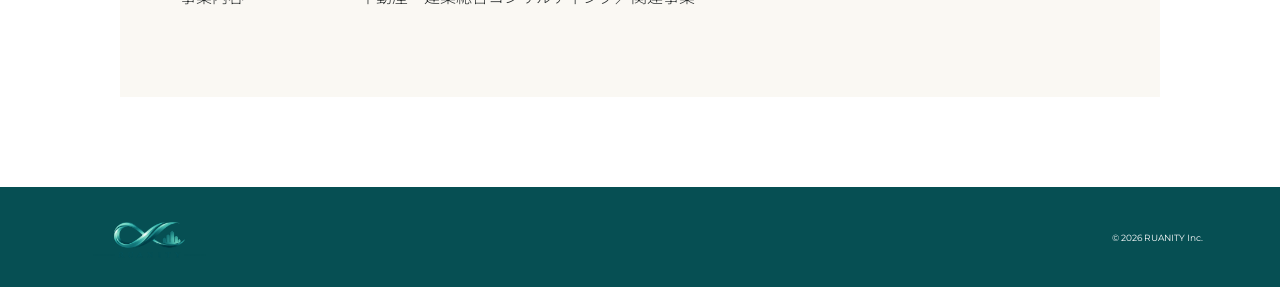
<file: company.html>
<!doctype html>
<html lang="ja">
<head>
<meta charset="utf-8">
<meta name="viewport" content="width=device-width,initial-scale=1">

<title>会社概要｜RUANITY株式会社</title>
<meta name="description" content="RUANITY株式会社の代表メッセージと会社概要。住まいのことを、もっと身近に。">

<link rel="preconnect" href="https://fonts.googleapis.com">
<link rel="preconnect" href="https://fonts.gstatic.com" crossorigin>
<link href="https://fonts.googleapis.com/css2?family=Montserrat:wght@400;500;600&family=Noto+Sans+JP:wght@300;400;500&family=Noto+Serif+JP:wght@400;500&display=swap" rel="stylesheet">
<link rel="stylesheet" href="styles.css">

<style>
/* ページ全体 */
.company-page {
  max-width: 1100px;
  margin: 0 auto;
  padding: 75px 30px 90px;
}

.company-page .section-label {
  font-family: Montserrat, sans-serif;
  font-size: 12px;
  letter-spacing: .18em;
  color: #087b7e;
}

/* ページタイトル */
.company-page h1 {
  font-family: 'Noto Serif JP', serif;
  font-size: clamp(28px, 4vw, 42px);
  font-weight: 400;
  margin: 15px 0 22px;
}

.company-title-line {
  width: 55px;
  height: 2px;
  background: #087b7e;
  margin-bottom: 85px;
}

/* 代表メッセージ */
.message-section {
  margin-bottom: 110px;
}

.message-layout {
  display: grid;
  grid-template-columns: 1.15fr 0.85fr;
  gap: 55px;
  align-items: start;
}

.message-text h2 {
  font-family: 'Noto Serif JP', serif;
  font-size: clamp(22px, 2.7vw, 30px);
  font-weight: 400;
  line-height: 1.8;
  margin: 20px 0 35px;
}

.message-text p:not(.section-label) {
  line-height: 2.3;
  margin-bottom: 22px;
}

.message-sign {
  text-align: right;
  margin-top: 40px;
  line-height: 2;
}

/* 住宅写真 */
.message-photo {
  margin: 48px 0 0;
}

.message-photo img {
  display: block;
  width: 100%;
  height: 480px;
  object-fit: cover;
  object-position: center;
  border-radius: 3px;
}

.message-photo figcaption {
  margin-top: 10px;
  font-size: 11px;
  color: #888;
  text-align: right;
}

/* 会社概要 */
.profile-section {
  background: #faf8f3;
  padding: 55px 60px 65px;
}

.profile-section h2 {
  font-family: Montserrat, sans-serif;
  font-size: 15px;
  letter-spacing: .12em;
  font-weight: 500;
  color: #087b7e;
  margin-bottom: 35px;
}

.profile-row {
  display: grid;
  grid-template-columns: 160px 1fr;
  gap: 20px;
  padding: 22px 0;
  border-bottom: 1px solid #dce5e2;
  line-height: 1.8;
}

.profile-row:last-child {
  border-bottom: none;
}

/* スマートフォン */
@media (max-width: 780px) {
  .company-page {
    padding: 90px 24px 70px;
  }

  .company-title-line {
    margin-bottom: 60px;
  }

  .message-layout {
    grid-template-columns: 1fr;
    gap: 15px;
  }

  .message-photo {
    margin-top: 15px;
  }

  .message-photo img {
    height: auto;
    aspect-ratio: 4 / 3;
  }

  .message-section {
    margin-bottom: 75px;
  }

  .profile-section {
    padding: 35px 25px 45px;
  }

  .profile-row {
    grid-template-columns: 100px 1fr;
    gap: 15px;
  }
}
</style>
</head>

<body>

<header>
  <a class="brand" href="index.html#top">
    <img src="assets/ruanity-logo.png?v=20261008" alt="RUANITY">
  </a>

  <button class="menu" aria-label="メニュー">MENU</button>

  <nav>
    <a href="company.html">ABOUT / COMPANY</a>
    <a href="index.html#business">OUR BUSINESS</a>
    <a href="index.html#contact">CONTACT</a>
  </nav>
</header>

<main class="company-page">

  <p class="section-label">COMPANY</p>
  <h1>会社概要</h1>
  <div class="company-title-line"></div>

  <section class="message-section">
    <div class="message-layout">

      <div class="message-text">
        <p class="section-label">MESSAGE</p>
        <h2>住まいのことを、もっと身近に。</h2>

        <p>住まいは、日々の暮らしを支え、人生のさまざまな場面に寄り添う大切な場所です。</p>

        <p>私たちRUANITYは、不動産の売買や賃貸だけでなく、住まいづくりやリフォーム、土地の活用など、住まいに関するさまざまなお悩みを気軽に相談できる存在でありたいと考えています。</p>

        <p>「こんなことを聞いてもいいのかな」と思うような小さな疑問でも、どうぞお気軽にご相談ください。</p>

        <p>建築と不動産、両方の視点を大切にしながら、お客様一人ひとりの想いに寄り添い、より良い選択をともに考えてまいります。</p>

        <p>地域の皆さまとのご縁を大切に、末永く信頼いただける身近なパートナーを目指してまいります。</p>

        <div class="message-sign">
          RUANITY株式会社<br>
          代表取締役　石川 快
        </div>
      </div>

      <figure class="message-photo">
        <img
          src="assets/company-living.png"
          alt="自然光が差し込む、木の温もりを感じる住まいのイメージ"
          loading="lazy">
      </figure>

    </div>
  </section>

  <section class="profile-section">
    <h2>COMPANY PROFILE</h2>

    <div class="profile-row">
      <div>会社名</div>
      <div>RUANITY株式会社</div>
    </div>

    <div class="profile-row">
      <div>代表者</div>
      <div>代表取締役 石川 快</div>
    </div>

    <div class="profile-row">
      <div>所在地</div>
      <div>千葉県松戸市本町21番2号都市綜合開発第3ビル</div>
    </div>

    <div class="profile-row">
      <div>事業内容</div>
      <div>不動産・建築総合コンサルティング／関連事業</div>
    </div>

  </section>

</main>

<footer>
  <div class="footbrand">
    <img src="assets/ruanity-logo.png?v=20261008" alt="RUANITY">
  </div>
  <p>© 2026 RUANITY Inc.</p>
</footer>

<script>
const btn = document.querySelector('.menu');

btn.addEventListener('click', () => {
  document.body.classList.toggle('open');
});

document.querySelectorAll('nav a').forEach(a => {
  a.addEventListener('click', () => {
    document.body.classList.remove('open');
  });
});
</script>

</body>
</html>
</file>
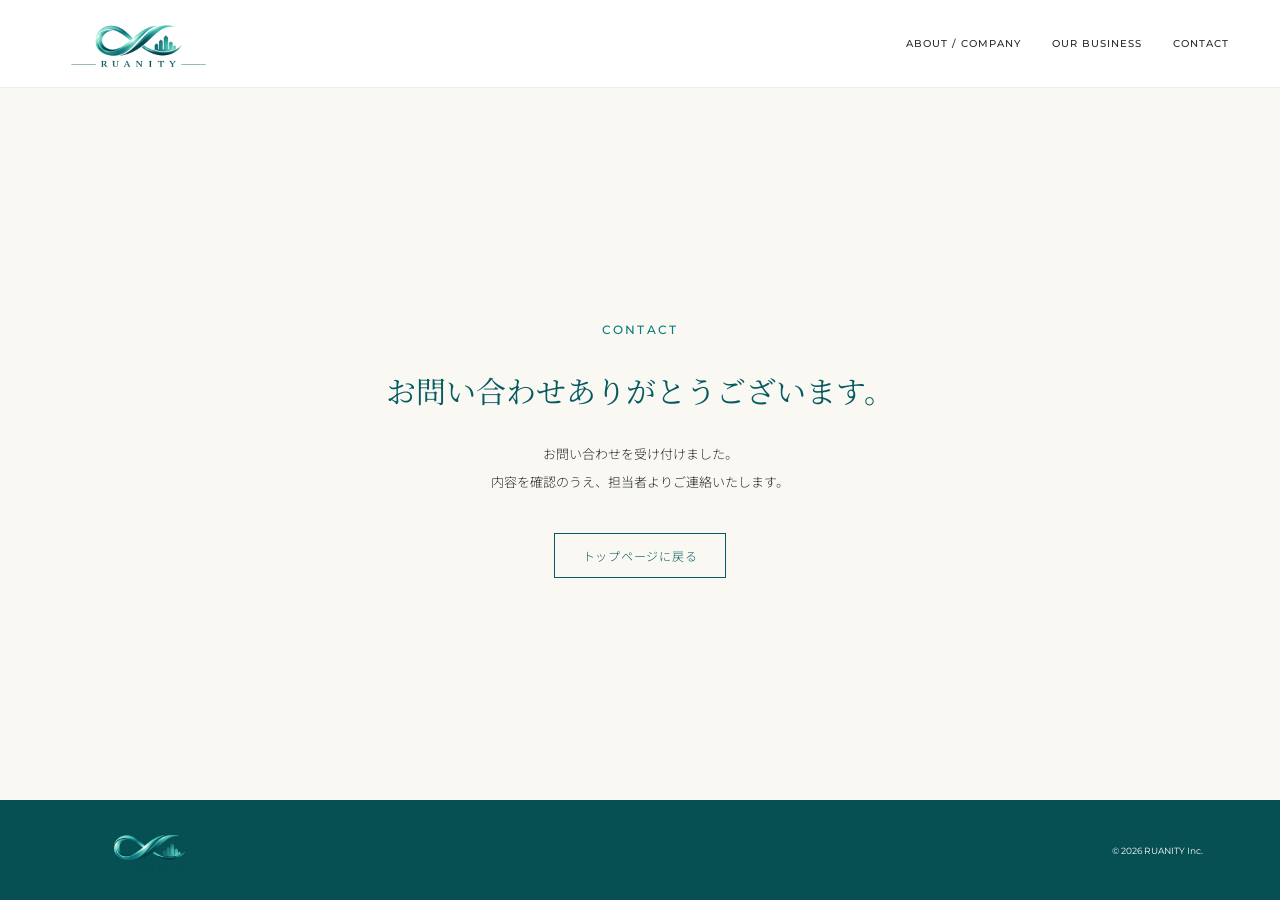
<file: thank-you.html>
<!doctype html>
<html lang="ja">
<head>
<meta charset="utf-8">
<meta name="viewport" content="width=device-width,initial-scale=1">
<title>お問い合わせ完了｜RUANITY株式会社</title>
<meta name="robots" content="noindex">
<link rel="preconnect" href="https://fonts.googleapis.com">
<link rel="preconnect" href="https://fonts.gstatic.com" crossorigin>
<link href="https://fonts.googleapis.com/css2?family=Montserrat:wght@400;500;600&family=Noto+Sans+JP:wght@300;400;500&family=Noto+Serif+JP:wght@400;500&display=swap" rel="stylesheet">
<link rel="stylesheet" href="styles.css">
<style>
.thank-you{min-height:calc(100vh - 188px);display:flex;align-items:center;justify-content:center;padding:90px 24px;background:var(--cream);text-align:center}
.thank-you-inner{max-width:650px}
.thank-you .label{margin-bottom:28px}
.thank-you h1{font:400 clamp(21px,3vw,30px)/1.7 'Noto Serif JP',serif;color:var(--deep);margin:0 0 24px}
.thank-you p.message{font-size:13px;line-height:2.1;margin:0 0 38px}
.thank-you a.back{display:inline-block;padding:13px 28px;border:1px solid var(--deep);color:var(--deep);font-size:12px;letter-spacing:.06em}
.thank-you a.back:hover{background:var(--deep);color:#fff}
@media(max-width:780px){.thank-you h1{font-size:clamp(20px,5vw,25px);line-height:1.75}.thank-you h1 .mobile-break{display:block}}
</style>
</head>
<body>
<header>
<a class="brand" href="index.html#top"><img src="assets/ruanity-logo.png" alt="RUANITY株式会社"></a>
<button class="menu" aria-label="メニュー" aria-expanded="false">MENU</button>
<nav><a href="company.html">ABOUT / COMPANY</a><a href="index.html#business">OUR BUSINESS</a><a href="index.html#contact">CONTACT</a></nav>
</header>
<main class="thank-you">
<div class="thank-you-inner">
<p class="label">CONTACT</p>
<h1>お問い合わせ<span class="mobile-break"></span>ありがとうございます。</h1>
<p class="message">お問い合わせを受け付けました。<br>内容を確認のうえ、担当者よりご連絡いたします。</p>
<a class="back" href="index.html">トップページに戻る</a>
</div>
</main>
<footer><div class="footbrand"><a href="index.html#top"><img src="assets/ruanity-logo.png" alt="RUANITY株式会社"></a></div><p>© 2026 RUANITY Inc.</p></footer>
<script>
const btn=document.querySelector('.menu');
btn.addEventListener('click',()=>{const open=document.body.classList.toggle('open');btn.setAttribute('aria-expanded',String(open));});
document.querySelectorAll('nav a').forEach(a=>a.addEventListener('click',()=>{document.body.classList.remove('open');btn.setAttribute('aria-expanded','false');}));
</script>
</body>
</html>
</file>
<file: styles.css>
/* RUANITY | consolidated styles.css | 2026-10-08 */
:root{--teal:#087b7e;--deep:#075b60;--ink:#292d2d;--cream:#faf8f3;--mist:#edf6f4;--line:#dce5e2}
*{box-sizing:border-box}
html{scroll-behavior:smooth}
body{margin:0;color:var(--ink);font-family:'Noto Sans JP',sans-serif;font-weight:300;background:#fff}
a{text-decoration:none;color:inherit}

/* Header */
header{height:88px;padding:0 4vw;display:flex;align-items:center;justify-content:space-between;background:rgba(255,255,255,.96);position:sticky;top:0;z-index:30;border-bottom:1px solid #eee;backdrop-filter:blur(10px)}
.brand{display:flex;align-items:center;color:var(--deep)}
.brand img{display:block;width:175px;height:72px;object-fit:contain}
nav{display:flex;gap:31px;font:500 10px Montserrat,sans-serif;letter-spacing:.1em}
nav a:hover{color:var(--teal)}
.menu{display:none;background:none;border:0;font:500 10px Montserrat,sans-serif;letter-spacing:.15em;cursor:pointer}

/* Hero */
.hero{height:620px;position:relative;overflow:hidden}
.hero-image{position:absolute;inset:0;overflow:hidden;background:linear-gradient(110deg,#223330,#786e5d 48%,#d8c8aa)}
.hero-image img{display:block;width:100%;height:100%;object-fit:cover}
.hero-overlay{position:absolute;z-index:3;left:6.5vw;top:50%;transform:translateY(-50%);color:white;border-left:2px solid #55c5c1;padding:20px 0 20px 36px}
.hero h1{font:400 clamp(43px,4.5vw,67px)/1.5 'Noto Serif JP',serif;letter-spacing:.08em;margin:0 0 13px}
.hero-sub{font-size:17px;letter-spacing:.04em}
.hero-copy{font-size:12px;line-height:2;margin-top:28px}

/* Common headings */
.label{font:500 12px Montserrat,sans-serif;letter-spacing:.18em;color:var(--teal)}
.intro h2,.approach h2,.company h2,.contact h2,.airrex h2{font-family:'Noto Serif JP',serif;font-weight:400}

/* Philosophy / formerly About */
.intro#about{display:block;padding:105px max(30px,calc((100% - 1100px)/2));background:var(--cream)}
.intro#about .intro-inner{width:100%;max-width:1100px;margin:0 auto}
.intro#about .label,.approach#approach .label{display:block;margin:0 0 35px}
.intro#about .label::after,.approach#approach .label::after{content:'';display:block;width:44px;height:2px;background:var(--teal);margin-top:17px}
.intro#about h2{font-size:clamp(27px,2.8vw,40px);line-height:1.75;letter-spacing:.02em;margin:0 0 30px;word-break:keep-all;overflow-wrap:normal}
.intro#about .intro-description{font-size:15px;line-height:2.2;margin:0;max-width:760px}

/* Business cards */
.business{padding:85px 4vw}
.business#business .section-head{display:flex;align-items:center;gap:45px;margin-bottom:45px}
.business#business .section-head h2{font:400 clamp(27px,3vw,42px)/1.3 Montserrat,sans-serif;letter-spacing:.035em;color:var(--deep);margin:0;flex-shrink:0}
.business#business .section-head p{font-size:14px;font-weight:300;line-height:2;margin:0;padding-left:35px;border-left:1px solid var(--line)}
.cards{display:grid;grid-template-columns:repeat(4,minmax(0,1fr));gap:14px}
.cards article{border:1px solid var(--line);background:white;min-width:0}
.photo{height:230px;position:relative;overflow:hidden;background:#aaa}
.photo img{width:100%;height:100%;display:block;object-fit:cover}
.p-real{background:linear-gradient(145deg,#7e9b92,#d8dfd5)}
.p-arch{background:linear-gradient(145deg,#a99680,#e9e0d1)}
.p-consult{background:linear-gradient(145deg,#657b78,#d9d0c1)}
.p-cool{background:linear-gradient(145deg,#dcebea,#8fb6b3)}
.card-text{padding:23px}
.card-text>b{font:500 9px Montserrat,sans-serif;color:#8c9491}
.card-text h3{font-size:15px;margin:7px 0;font-weight:500}
.card-text small{font:600 8px Montserrat,sans-serif;color:var(--teal);letter-spacing:.1em}
.card-text p{font-size:11px;line-height:1.9}
.airrex-card .photo{height:230px;background:#fff}
.airrex-card .photo img{width:100%;height:100%;object-fit:contain;object-position:center}
.airrex-lead{margin:15px 0 6px;color:var(--deep);font-size:12px!important;line-height:1.8!important}
.airrex-link{margin-top:22px}
.airrex-link a{color:#0b6f73;text-decoration:none;font-weight:600;letter-spacing:.04em}
.airrex-link a:hover{text-decoration:underline}

/* Approach */
.approach#approach{display:grid;grid-template-columns:44% 56%;background:#f7f5f0}
.approach#approach .approach-copy{padding:64px 4.2vw;min-width:0}
.approach#approach .approach-copy h2{font-size:clamp(25px,2.7vw,37px);line-height:1.8;letter-spacing:.025em;word-break:normal;overflow-wrap:normal;margin:0 0 30px}
.approach#approach .approach-copy>p:not(.label){max-width:590px;font-size:15px;line-height:2.2}
.approach-image{position:relative;min-height:390px;overflow:hidden;background:linear-gradient(140deg,#efe5d3,#a7b6a6 55%,#5c7568)}
.approach-image img{display:block;width:100%;height:100%;object-fit:cover}

/* Legacy optional sections: retain styling for other pages */
.airrex{display:grid;grid-template-columns:1fr 1fr;align-items:center;padding:70px 7vw;background:white}
.airrex h2{font-family:Montserrat,sans-serif;font-size:36px;color:var(--deep);letter-spacing:.06em}
.airrex h2 span{font-family:'Noto Serif JP',serif;font-size:21px;color:var(--ink);letter-spacing:0}
.airrex p{font-size:12px;line-height:2}
.note{color:#7e8784;font-size:9px!important}
.airrex-image{height:270px;background:linear-gradient(150deg,#edf7f5,#fff);position:relative;overflow:hidden}
.airrex-image img{display:block;width:100%;height:100%;object-fit:cover}
.cooler{position:absolute;width:180px;height:140px;background:#f3f4f1;border:1px solid #aebdb9;bottom:25px;left:50%;transform:translateX(-50%);box-shadow:15px 18px 30px #cad6d2}
.cooler strong{position:absolute;top:18px;left:55px;color:var(--deep);font:600 12px Montserrat,sans-serif}
.cooler i{position:absolute;width:45px;height:100px;border:7px solid var(--teal);border-radius:25px;background:#e9efed;top:-88px;left:42px}
.cooler i:nth-child(2){left:99px;transform:rotate(7deg)}
.company{padding:38px 7vw;background:var(--cream);display:grid;grid-template-columns:160px 1fr;gap:4vw}
.company h2{font-size:22px;margin:5px 0 0}
.company dl{margin:0;border-top:1px solid var(--line)}
.company dl div{display:grid;grid-template-columns:110px 1fr;border-bottom:1px solid var(--line);padding:11px 0;font-size:11px}
.company dt{font:400 9px Montserrat,'Noto Sans JP',sans-serif;letter-spacing:.12em;color:#8b8b8b}
.company dd{margin:0;font-size:11px}
.company-title h2{font:400 18px Montserrat,'Noto Sans JP',sans-serif;letter-spacing:.08em;color:var(--deep);margin:8px 0 0}

/* Contact form */
.contact{padding:65px 7vw;background:linear-gradient(120deg,var(--deep),var(--teal));color:white;display:grid;grid-template-columns:minmax(260px,34%) minmax(0,1fr);gap:7vw;align-items:start}
.light{color:#bce9e5}
.contact h2{font-size:clamp(27px,2.5vw,38px);line-height:1.65;margin:8px 0 20px}
.contact p{font-size:11px}
.contact-intro p:last-child{max-width:360px;line-height:1.9}
.contact>a{border:1px solid rgba(255,255,255,.65);padding:20px 24px;min-width:330px;display:flex;justify-content:space-between;font-size:12px}
.contact-form{width:100%;display:grid;grid-template-columns:1fr 1fr;gap:18px 16px}
.contact-form .field{display:flex;flex-direction:column;gap:8px;min-width:0;color:#fff;font-size:11px}
.contact-form .full{grid-column:1/-1}
.contact-form input,.contact-form textarea{display:block;width:100%;min-width:0;margin:0;border:1px solid rgba(255,255,255,.55);background:rgba(255,255,255,.09);color:#fff;padding:13px 14px;font:300 13px 'Noto Sans JP',sans-serif;border-radius:2px;outline:none}
.contact-form textarea{min-height:135px;resize:vertical}
.contact-form input:focus,.contact-form textarea:focus{border-color:#fff;background:rgba(255,255,255,.14)}
.contact-form button{grid-column:1/-1;width:190px;margin:2px 0 0 auto;padding:15px 18px;border:1px solid rgba(255,255,255,.75);background:transparent;color:#fff;font:500 11px Montserrat,'Noto Sans JP',sans-serif;letter-spacing:.08em;cursor:pointer}
.contact-form button:hover{background:#fff;color:var(--deep)}

/* Footer */
footer{height:100px;padding:0 6vw;background:#064f53;color:white;display:flex;align-items:center;justify-content:space-between}
.footbrand{display:flex;align-items:center;gap:10px;font:500 11px Montserrat,sans-serif;letter-spacing:.2em}
.footbrand img{display:block;width:145px;height:75px;object-fit:contain}
footer p{font:400 9px Montserrat,sans-serif}

/* Responsive */
@media(max-width:1050px){
  .approach#approach{grid-template-columns:48% 52%}
  .approach#approach .approach-copy h2{font-size:28px}
}
@media(max-width:780px){
  header{height:70px}
  .brand img{width:135px;height:58px}
  nav{display:none;position:absolute;top:70px;left:0;right:0;padding:28px 7vw;background:#fff;flex-direction:column}
  .open nav{display:flex}
  .menu{display:block}
  .hero{height:590px}
  .hero-overlay{left:6vw;right:6vw;padding-left:22px}
  .hero h1{font-size:40px}
  .hero-sub{font-size:14px}
  .intro#about{padding:75px 24px}
  .intro#about .intro-inner{max-width:100%}
  .intro#about h2{font-size:clamp(24px,5.5vw,32px);line-height:1.7}
  .intro#about .intro-description{font-size:14px}
  .desktop-only{display:none}
  .business{padding:70px 7vw}
  .business#business .section-head{display:block;margin-bottom:35px}
  .business#business .section-head h2{margin-bottom:20px}
  .business#business .section-head p{border-left:none;border-top:1px solid var(--line);padding:20px 0 0;font-size:14px}
  .cards{grid-template-columns:1fr}
  .photo{height:210px}
  .approach#approach{grid-template-columns:1fr}
  .approach#approach .approach-copy{padding:58px 7vw}
  .approach#approach .approach-copy h2{font-size:clamp(24px,5vw,30px);line-height:1.65}
  .approach#approach .approach-copy>p:not(.label){font-size:14px}
  .approach-image{min-height:300px}
  .airrex{grid-template-columns:1fr;gap:25px;padding:70px 7vw}
  .airrex-image{margin-top:15px}
  .airrex-card .photo{height:auto;aspect-ratio:16/10}
  .company{padding:42px 7vw;grid-template-columns:1fr;gap:16px}
  .contact{padding:58px 7vw;grid-template-columns:1fr;gap:34px}
  .contact>a{min-width:0}
  .contact-form{grid-template-columns:1fr;gap:15px}
  .contact-form .full,.contact-form button{grid-column:1}
  .contact-form button{width:100%;margin:4px 0 0}
  .footbrand img{width:120px;height:65px}
}
/* PHILOSOPHYの文章を読みやすく */
.intro#about .intro-description {
  max-width: 900px;
  font-size: 14px;
  line-height: 2.1;
}

/* BUSINESS見出しを控えめに */
.business#business .section-head h2 {
  font-size: clamp(26px, 2.5vw, 36px);
}

/* スマートフォン */
@media (max-width: 780px) {
  .intro#about h2 {
    font-size: clamp(23px, 5vw, 30px);
    word-break: normal;
    overflow-wrap: anywhere;
  }
}

/* Subtle 1.2s blur-to-sharp reveal on selected headings only */
.soft-reveal-ready{opacity:.12;filter:blur(10px)}
.soft-reveal-ready.soft-reveal-visible{animation:soft-reveal-focus 1.2s ease-out both}
@keyframes soft-reveal-focus{
  0%{opacity:.12;filter:blur(10px)}
  15%{opacity:.55;filter:blur(7px)}
  55%{opacity:.95;filter:blur(3px)}
  100%{opacity:1;filter:blur(0)}
}
/* Match OUR BUSINESS to the other English section labels */
.business#business .section-head h2{
  font:500 12px Montserrat,sans-serif;
  letter-spacing:.18em;
  line-height:normal;
}
@media(prefers-reduced-motion:reduce){
  .soft-reveal-ready{opacity:1;filter:none}
  .soft-reveal-ready.soft-reveal-visible{animation:none}
}

/* Improve hero text contrast while preserving the original photograph */
.hero-image::after{
  content:"";
  position:absolute;
  inset:0;
  pointer-events:none;
  background:linear-gradient(90deg,rgba(0,0,0,.36) 0%,rgba(0,0,0,.29) 34%,rgba(0,0,0,.10) 65%,rgba(0,0,0,0) 100%);
}
.hero-overlay{text-shadow:0 1px 4px rgba(0,0,0,.28)}
@media(max-width:780px){
  .hero-image::after{
    background:linear-gradient(90deg,rgba(0,0,0,.39) 0%,rgba(0,0,0,.31) 60%,rgba(0,0,0,.12) 100%);
  }
}
</file>
<file: airrex.css>
:root{--blue:#087af5;--cyan:#33bfff;--navy:#031225;--ink:#101820;--muted:#65717d;--line:#dfe6ec;--white:#fff}
*{box-sizing:border-box}html{scroll-behavior:smooth}body{margin:0;color:var(--ink);font-family:"Noto Sans JP",sans-serif;background:#fff}.airrex img{display:block;width:100%}.airrex a{color:inherit;text-decoration:none}.ar-head{height:88px;padding:0 clamp(24px,4.04vw,72px);display:flex;align-items:center;justify-content:space-between;background:#fff;position:sticky;top:0;z-index:20}.brand{display:flex;align-items:center;gap:11px;font-family:Montserrat,sans-serif;font-size:18px;font-weight:600;letter-spacing:4.14px;line-height:1}.brand img{width:86px;height:58px;object-fit:contain}.ar-head nav{display:flex;align-items:center;gap:30px;font-size:13px;font-weight:600}.navcta{background:#087af5;color:#fff!important;padding:15px 22px;border-radius:3px}.hero{height:min(790px,calc(100vh - 88px));min-height:660px;position:relative;overflow:hidden;background:#020a15;color:#fff}.hero-bg,.hero-shade{position:absolute;inset:0}.hero-bg img{height:100%;object-fit:cover;object-position:center}.hero-shade{background:linear-gradient(90deg,rgba(0,7,18,.96) 0%,rgba(0,7,18,.76) 31%,rgba(0,7,18,.2) 55%,rgba(0,7,18,.02) 100%)}.hero-copy{position:relative;z-index:2;max-width:700px;margin-left:clamp(28px,7vw,118px);padding-top:clamp(75px,10vh,130px)}.eyebrow,.title small,.intro small,.cta small{font:600 12px/1.5 Montserrat,sans-serif;letter-spacing:.22em;color:#58c7ff}.hero h1{font-size:clamp(38px,4.1vw,68px);line-height:1.35;letter-spacing:-.035em;margin:20px 0 16px;text-shadow:0 3px 28px #000}.hero h1 span{display:inline-block;background:linear-gradient(90deg,#fff 0%,#d7f4ff 58%,#65ccff 100%);-webkit-background-clip:text;background-clip:text;color:transparent}.hero-message{font-size:clamp(18px,1.6vw,25px);font-weight:700;margin:0 0 14px;color:#fff}.lead{font-size:15px;line-height:2;color:#d2e4f2;margin:0}.chips{display:flex;flex-wrap:wrap;gap:8px;margin:26px 0}.chips b{border:1px solid rgba(132,211,255,.45);background:rgba(5,42,77,.45);backdrop-filter:blur(8px);border-radius:999px;padding:7px 13px;font-size:11px;letter-spacing:.04em}.btn{display:inline-flex;align-items:center;gap:24px;background:linear-gradient(100deg,#087af5,#04a7e7);padding:18px 24px;color:#fff!important;font-weight:700;font-size:14px;box-shadow:0 12px 32px rgba(0,126,255,.28);transition:.25s}.btn:hover{transform:translateY(-2px);box-shadow:0 16px 40px rgba(0,126,255,.4)}.btn span{font-size:20px}.scroll{position:absolute;z-index:2;left:clamp(28px,7vw,118px);bottom:28px;font:500 9px Montserrat,sans-serif;letter-spacing:.2em;color:#a8bfd0!important;display:flex;align-items:center;gap:12px}.scroll span{width:54px;height:1px;background:#48bfff}.intro{padding:110px 24px;text-align:center;background:#f4f8fb}.intro h2,.title h2{font-size:clamp(29px,3.2vw,48px);line-height:1.45;margin:18px 0 24px;letter-spacing:-.02em}.intro p{max-width:790px;margin:auto;line-height:2;color:var(--muted)}.wrap,.lineup{padding:110px clamp(24px,6vw,100px);max-width:1500px;margin:auto}.title{text-align:center;margin-bottom:58px}.scenes{display:grid;grid-template-columns:repeat(3,1fr);gap:34px 22px}.scenes article{position:relative}.scenes img{aspect-ratio:16/10;object-fit:cover}.scenes b{position:absolute;top:calc(62.5% - 19px);left:16px;background:#087af5;color:#fff;font:600 12px Montserrat;padding:10px 12px}.scenes h3,.features h3{font-size:19px;margin:20px 0 8px}.scenes p,.features p{font-size:14px;line-height:1.8;color:var(--muted);margin:0}.lineup{max-width:none;background:#eef3f7}.lineup>.title,.lineup>.series,.lineup>.note{max-width:1300px;margin-left:auto;margin-right:auto}.series{margin-bottom:38px}.serieshead{display:flex;align-items:center;gap:20px;background:#087af5;color:#fff;padding:18px 24px}.serieshead.dark{background:#09223d}.serieshead b{font:700 18px Montserrat;letter-spacing:.08em}.serieshead span{font-size:13px;opacity:.85}.products{display:grid;grid-template-columns:repeat(3,1fr);gap:1px;background:#dbe3e9}.products article{background:#fff;padding:30px;text-align:center}.products img{height:270px;object-fit:contain}.products em{display:inline-block;font-style:normal;font-size:11px;color:#087af5;border:1px solid #86c8ff;padding:5px 12px;border-radius:999px;margin-top:16px}.products h3{font:700 22px Montserrat;margin:13px 0 9px}.products p{font-size:13px;line-height:1.8;color:var(--muted)}.note{font-size:11px;color:#7b8790}.stats{display:grid;grid-template-columns:repeat(3,1fr);background:#031326;color:#fff;text-align:center}.stats div{padding:64px 18px;border-right:1px solid rgba(255,255,255,.13)}.stats small{display:block;font:500 10px Montserrat;letter-spacing:.2em;color:#68cfff}.stats strong{display:block;font:600 clamp(44px,5vw,76px) Montserrat;margin:10px 0}.stats strong em{font-size:.25em;font-style:normal;margin-left:7px}.stats span{font-size:13px;color:#b7c6d4}.features{display:grid;grid-template-columns:repeat(4,1fr);gap:20px}.features img{aspect-ratio:4/3;object-fit:cover}.cta{margin-top:35px;padding:95px clamp(28px,8vw,130px);display:flex;align-items:center;justify-content:space-between;gap:40px;color:#fff;background:linear-gradient(120deg,#072747,#005dc5)}.cta h2{font-size:clamp(31px,4vw,56px);line-height:1.4;margin:18px 0}.cta p{color:#d4e7f7}.cta>a{border:1px solid rgba(255,255,255,.55);padding:20px 25px;font-weight:700;white-space:nowrap}footer{display:flex;gap:24px;align-items:center;padding:32px clamp(24px,6vw,100px);background:#020b15;color:#9eb0bf;font-size:12px}footer strong{color:#fff;font:600 18px Montserrat;letter-spacing:.12em}footer small{margin-left:auto}
/* Performance proof */
.performance{padding:120px clamp(24px,6vw,100px);background:#fff}.performance>*{max-width:1300px;margin-left:auto;margin-right:auto}.performance-head{text-align:center;margin-bottom:72px}.performance-head>small,.comparison-intro small,.field-proof article>small,.trust-copy small{font:700 11px/1.5 Montserrat,sans-serif;letter-spacing:.2em;color:#087af5}.performance-head .section-kicker{font-weight:700;color:#294255;margin:15px 0 5px}.performance-head h2{font-size:clamp(42px,5vw,76px);line-height:1.25;letter-spacing:-.045em;margin:8px 0 22px}.performance-head h2 span{color:#087af5}.performance-head>p:last-child{color:var(--muted);line-height:2;margin:0}.comparison-intro{display:grid;grid-template-columns:auto 1.1fr .9fr;gap:24px;align-items:center;border-top:1px solid #bed4e8;padding-top:36px;margin-bottom:32px}.point-label{display:inline-flex;width:max-content;border-radius:999px;background:#087af5;color:#fff;padding:8px 14px;font:700 10px Montserrat,sans-serif;letter-spacing:.16em}.comparison-intro h3{font-size:clamp(25px,2.6vw,40px);margin:5px 0;line-height:1.4}.comparison-intro p{font-size:14px;line-height:1.9;color:var(--muted);margin:0}.comparison-grid{display:grid;grid-template-columns:repeat(2,1fr);gap:22px}.compare-card{border:1px solid #d9e4ed;border-radius:8px;background:#f8fbfd;padding:clamp(25px,3vw,44px);box-shadow:0 18px 50px rgba(16,48,78,.07)}.compare-title{display:flex;justify-content:space-between;align-items:center;color:#087af5;font-size:13px;font-weight:700}.compare-title small{font:600 10px Montserrat;color:#718292;border:1px solid #ccd9e3;border-radius:999px;padding:5px 10px}.compare-card>h3{font-size:clamp(21px,2vw,29px);margin:15px 0 10px}.metric-copy{display:flex;align-items:baseline;gap:7px;margin:0 0 28px}.metric-copy strong{font:700 clamp(52px,5vw,78px)/1 Montserrat;color:#087af5;letter-spacing:-.05em}.metric-copy em{font:700 16px Montserrat;font-style:normal;color:#087af5}.metric-copy span{font-size:11px;color:#758491;margin-left:auto}.bar-chart{display:grid;gap:12px}.bar-row{display:grid;grid-template-columns:65px 1fr 38px;gap:10px;align-items:center}.bar-row b,.bar-row strong{font:600 11px Montserrat;color:#6f7d88}.bar-row>div{height:12px;border-radius:999px;background:#e2e8ed;overflow:hidden}.bar-row i{display:block;width:var(--w);height:100%;border-radius:inherit;background:#aebac4}.bar-row.main b,.bar-row.main strong{color:#087af5;font-weight:700}.bar-row.main i{background:linear-gradient(90deg,#0675f4,#23b9f2);box-shadow:0 0 15px rgba(8,122,245,.25)}.card-result{border-top:1px solid #d8e3eb;margin:28px 0 0;padding-top:20px;font-size:14px;font-weight:700;color:#173c5d}.comparison-note{font-size:10px;color:#7a8791;line-height:1.7;margin-top:15px!important}.field-proof{display:grid;grid-template-columns:1.08fr .92fr;gap:22px;margin-top:80px!important}.field-proof article{position:relative;overflow:hidden;border-radius:8px;padding:clamp(30px,4vw,55px)}.field-proof .point-label{margin-bottom:25px}.field-proof h3{font-size:clamp(30px,3.6vw,52px);line-height:1.35;margin:8px 0 18px;letter-spacing:-.035em}.field-proof p{font-size:14px;line-height:1.9}.reach-card{color:#fff;background:radial-gradient(circle at 85% 35%,rgba(21,164,255,.32),transparent 40%),linear-gradient(135deg,#021429,#063c73)}.reach-card>small{color:#67d2ff!important}.reach-card h3 span{color:#60d5ff}.reach-card>p{color:#d2e3f0;max-width:620px}.reach-visual{position:relative;height:130px;display:flex;align-items:center;margin:24px 0 12px}.cooler-mark{position:relative;z-index:2;width:86px;height:92px;border:1px solid #66d2ff;border-radius:4px;display:grid;place-items:center;background:#087af5;color:#fff;font:700 10px Montserrat;letter-spacing:.08em;box-shadow:0 0 25px rgba(66,199,255,.3)}.air-beam{height:78px;flex:1;margin-left:-2px;clip-path:polygon(0 31%,100% 0,100% 100%,0 69%);background:linear-gradient(90deg,rgba(48,194,255,.65),rgba(77,211,255,.05));border-right:1px solid rgba(126,225,255,.7)}.reach-visual strong{font:700 50px Montserrat;color:#fff;margin-left:18px}.proof-note{font-size:10px!important;line-height:1.6!important;color:#93adc2!important;margin:15px 0 0!important}.heat-card{background:#f4f8fb;border:1px solid #d8e5ef}.heat-card>p{color:var(--muted)}.temperature-max{margin-top:25px;padding:25px;border-radius:5px;color:#fff;background:linear-gradient(120deg,#093763,#087af5);display:grid;grid-template-columns:1fr auto;align-items:end}.temperature-max span{font-size:12px;grid-column:1/-1;color:#b8dcfa}.temperature-max strong{font:700 clamp(38px,4.4vw,66px) Montserrat}.temperature-max strong em{font-size:.5em;font-style:normal}.temperature-max b{font-size:12px;margin-bottom:9px}.temperature-models{display:grid;grid-template-columns:1fr 1fr;gap:10px;margin-top:10px}.temperature-models span{background:#fff;border:1px solid #d8e5ef;border-radius:4px;padding:14px;font:500 10px/1.7 Montserrat;color:#6e7e8a}.temperature-models b{font-size:16px;color:#087af5}.trust-band{display:grid;grid-template-columns:1.4fr .55fr .75fr;gap:30px;align-items:center;margin-top:22px!important;padding:46px clamp(25px,4vw,55px);background:#071a2e;color:#fff}.trust-copy h3{font-size:clamp(22px,2.4vw,34px);line-height:1.5;margin:8px 0}.trust-copy small{color:#5ecfff}.trust-stat{border-left:1px solid rgba(255,255,255,.18);padding-left:30px}.trust-stat strong{display:block;font:700 clamp(48px,5vw,76px)/1 Montserrat;color:#4bc9ff}.trust-stat strong em{font-size:.38em;font-style:normal}.trust-stat span{display:block;margin-top:10px;font-size:12px;color:#b8c9d8}.trust-band>p{grid-column:1/-1;text-align:right;font-size:9px;color:#71899d;margin:0}

@media(max-width:900px){.ar-head nav>a:not(.navcta){display:none}.hero{min-height:650px;height:calc(100svh - 76px)}.hero-bg img{object-position:62% center}.hero-shade{background:linear-gradient(90deg,rgba(0,7,18,.94),rgba(0,7,18,.6) 68%,rgba(0,7,18,.18))}.hero-copy{max-width:600px;margin-right:24px}.comparison-intro{grid-template-columns:auto 1fr}.comparison-intro>p{grid-column:2}.comparison-grid,.field-proof{grid-template-columns:1fr}.trust-band{grid-template-columns:1fr 1fr}.trust-copy{grid-column:1/-1}.scenes{grid-template-columns:repeat(2,1fr)}.features{grid-template-columns:repeat(2,1fr)}.products img{height:210px}.cta{align-items:flex-start;flex-direction:column}.stats strong{font-size:48px}}
@media(max-width:620px){.ar-head{height:66px;padding:0 18px}.brand{gap:7px;font-size:15px;letter-spacing:3px}.brand img{width:63px;height:43px}.navcta{padding:12px 14px;font-size:11px}.hero{height:auto;min-height:0;background:#020a15}.hero-bg{position:relative;inset:auto;height:350px;overflow:hidden}.hero-bg img{height:100%;object-fit:cover;object-position:73% center;opacity:1}.hero-shade{inset:0 0 auto;height:350px;background:linear-gradient(180deg,rgba(0,7,18,0) 0%,rgba(0,7,18,0) 62%,rgba(2,10,21,.92) 100%);pointer-events:none}.hero-copy{margin:0;padding:28px 20px 70px;background:#020a15}.hero h1{font-size:36px}.hero-message{font-size:18px}.lead br{display:none}.chips{margin:20px 0}.chips b{font-size:10px}.scroll{display:none}.wrap,.lineup{padding:78px 18px}.intro{padding:78px 20px}.intro h2,.title h2{font-size:29px}.performance{padding:82px 18px}.performance-head{text-align:left;margin-bottom:55px}.performance-head h2{font-size:43px}.performance-head>p:last-child br{display:none}.comparison-intro{display:block;padding-top:28px}.comparison-intro>div{margin:18px 0 10px}.comparison-intro h3{font-size:27px}.compare-card{padding:25px 19px}.metric-copy{flex-wrap:wrap}.metric-copy strong{font-size:56px}.metric-copy span{width:100%;margin:0}.bar-row{grid-template-columns:57px 1fr 31px;gap:7px}.field-proof{margin-top:60px!important}.field-proof article{padding:29px 20px}.field-proof h3{font-size:36px}.reach-visual{height:95px}.cooler-mark{width:63px;height:72px;font-size:8px}.reach-visual strong{font-size:39px;margin-left:8px}.temperature-max{padding:18px}.temperature-max strong{font-size:40px}.trust-band{grid-template-columns:1fr;padding:34px 22px}.trust-copy{grid-column:auto}.trust-stat{padding:18px 0 0;border-left:0;border-top:1px solid rgba(255,255,255,.16)}.trust-band>p{text-align:left}.scenes,.products,.features,.stats{grid-template-columns:1fr}.products article{padding:24px}.products img{height:250px}.serieshead{align-items:flex-start;flex-direction:column;gap:3px}.stats div{padding:45px 15px;border-right:0;border-bottom:1px solid rgba(255,255,255,.13)}.cta{padding:70px 22px}.cta>a{width:100%;text-align:center}footer{align-items:flex-start;flex-direction:column;gap:8px}footer small{margin-left:0}}

/* Closing reasons */
.feature-title{max-width:900px;margin-left:auto;margin-right:auto}.feature-title p{max-width:700px;margin:0 auto;color:var(--muted);font-size:14px;line-height:1.9}.features{gap:18px;align-items:stretch}.features article{display:flex;flex-direction:column;padding-bottom:25px;border-bottom:2px solid #dce8f1}.feature-image{position:relative;overflow:hidden;margin-bottom:22px;background:#eef3f7}.feature-image img{aspect-ratio:1/1;object-fit:cover;transition:transform .45s ease}.features article:hover .feature-image img{transform:scale(1.025)}.feature-image b{position:absolute;left:0;bottom:0;min-width:46px;padding:12px 10px;background:#087af5;color:#fff;text-align:center;font:700 12px Montserrat}.features article>small{font:700 9px/1.4 Montserrat;letter-spacing:.15em;color:#087af5}.features h3{font-size:20px;line-height:1.55;margin:9px 0 12px}.features p{font-size:13px;line-height:1.9}.feature-close{margin:70px auto 0;padding:48px 30px;text-align:center;color:#fff;background:linear-gradient(120deg,#061a30,#075da9);position:relative;overflow:hidden}.feature-close:after{content:"";position:absolute;width:300px;height:300px;border:1px solid rgba(91,207,255,.24);border-radius:50%;right:-90px;top:-180px}.feature-close p{margin:0 0 12px;color:#9edbff;font-size:13px}.feature-close strong{font-size:clamp(23px,2.5vw,36px);line-height:1.6;letter-spacing:-.02em}
@media(max-width:900px){.features{grid-template-columns:repeat(2,1fr)}}
@media(max-width:620px){.feature-title{text-align:left}.feature-title p{font-size:13px}.features{grid-template-columns:1fr;gap:34px}.features article{padding-bottom:28px}.feature-image{margin-bottom:18px}.feature-image img{aspect-ratio:4/3}.features h3{font-size:22px}.feature-close{margin-top:52px;padding:38px 20px;text-align:left}.feature-close p{line-height:1.8}.feature-close strong br{display:none}}

/* AIRREX ヘッダーのロゴをトップページと統一 */
.ar-head .brand {
  display: flex;
  align-items: center;
  flex-shrink: 0;
}

.ar-head .brand img {
  display: block;
  width: 175px;
  height: 72px;
  max-width: none;
  object-fit: contain;
}

@media (max-width: 780px) {
  .ar-head .brand img {
    width: 135px;
    height: 58px;
  }
}

/* Navigation repair and responsive typography | 2026-10-31 */
.ar-menu{display:none;border:0;background:transparent;color:#173c5d;font:600 12px Montserrat,sans-serif;letter-spacing:.13em;padding:12px;cursor:pointer}
.ar-head nav{display:flex;align-items:center;gap:clamp(12px,2vw,30px);font-size:13px;font-weight:600}
.ar-head nav>a{white-space:nowrap}
@media(max-width:900px){
 .ar-head{height:70px;padding:0 6vw}
 .ar-menu{display:block}
 .ar-head nav{display:none;position:absolute;top:100%;left:0;right:0;background:#fff;box-shadow:0 12px 22px rgba(0,0,0,.12);padding:18px 6vw 24px;flex-direction:column;align-items:stretch;gap:0;z-index:30}
 .ar-head nav.is-open{display:flex}
 .ar-head nav>a,.ar-head nav>a:not(.navcta){display:block;padding:15px 8px;border-bottom:1px solid #e9eef2;font-size:14px;line-height:1.6;white-space:normal}
 .ar-head nav>.navcta{margin-top:12px;padding:14px 16px;border:0;text-align:center;color:#fff!important}
}
@media(max-width:620px){
 .ar-head{height:70px;padding:0 5vw}
 .ar-head .brand img{width:125px;height:56px}
 .hero-copy{padding:32px 22px 60px}
 .hero h1{font-size:clamp(25px,7vw,31px);line-height:1.5;letter-spacing:-.035em;overflow-wrap:anywhere;margin:16px 0}
 .hero h1 span{display:inline;background:linear-gradient(90deg,#fff,#a9e1ff);-webkit-background-clip:text;background-clip:text;color:transparent}
 .eyebrow{font-size:10px;letter-spacing:.12em;line-height:1.8}
 .hero-message{font-size:16px;line-height:1.65}
 .lead{font-size:14px;line-height:1.9}
 .intro h2,.title h2{font-size:clamp(23px,6vw,27px);line-height:1.55;overflow-wrap:anywhere}
 .intro p,.performance-head>p:last-child,.comparison-intro p{font-size:14px;line-height:1.9}
 .performance-head h2{font-size:clamp(31px,8vw,37px);line-height:1.35}
 .comparison-intro h3{font-size:clamp(22px,6vw,26px);line-height:1.5}
 .compare-card>h3{font-size:21px;line-height:1.5}
 .field-proof h3{font-size:clamp(27px,7vw,33px)}
 .trust-copy h3{font-size:24px}
 .cta h2{font-size:clamp(26px,7vw,32px);line-height:1.5}
 .scenes h3,.features h3{font-size:19px;line-height:1.55}
 .scenes p,.features p,.products p{font-size:14px;line-height:1.85}
 .feature-close strong{font-size:clamp(20px,5.5vw,25px)}
 .serieshead b{font-size:17px}
 .products h3{font-size:20px;overflow-wrap:anywhere}
 .metric-copy strong{font-size:50px}
 .temperature-max strong{font-size:36px}
 .wrap,.lineup{padding:68px 20px}
 .performance{padding:72px 20px}
 .intro{padding:68px 22px}
 .title{margin-bottom:38px}
 .comparison-intro{margin-bottom:25px}
 .field-proof{margin-top:48px!important}
 .feature-close{margin-top:42px}
 .cta{padding:62px 22px}
}
</file>
